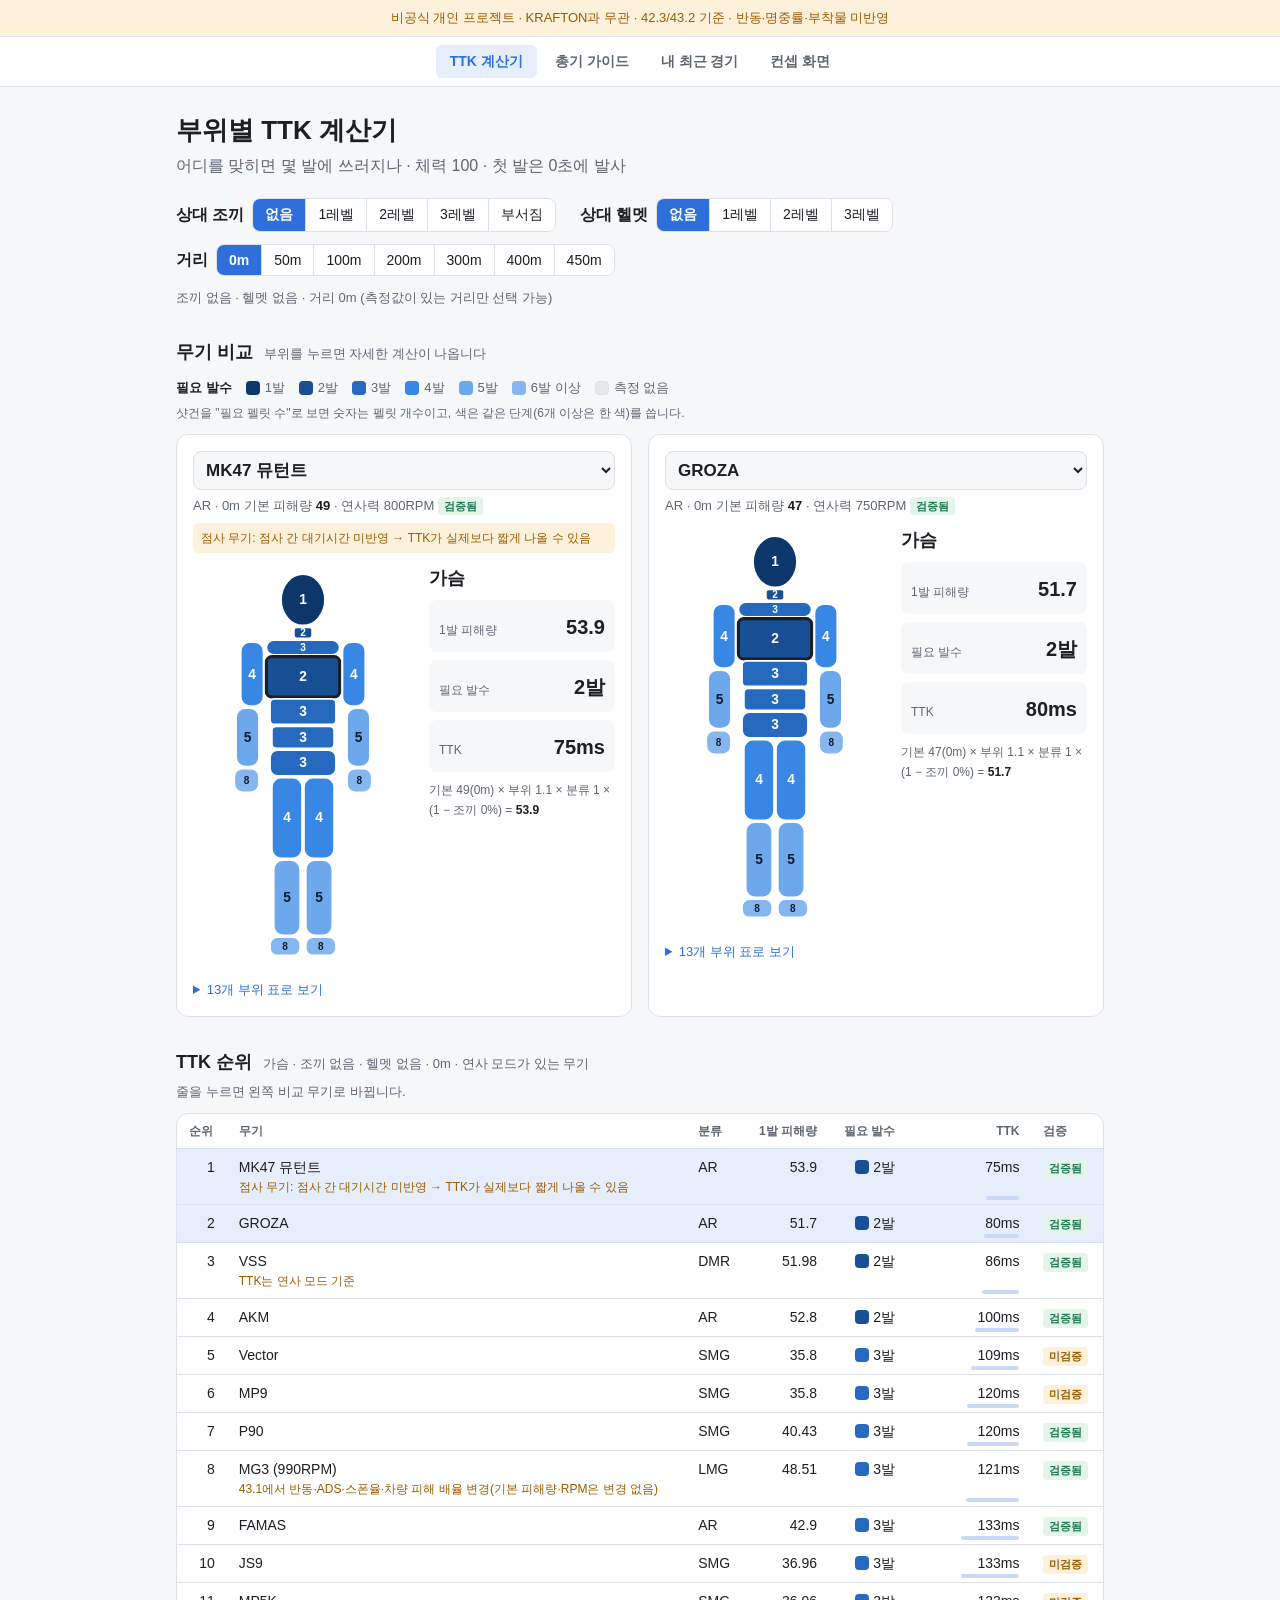
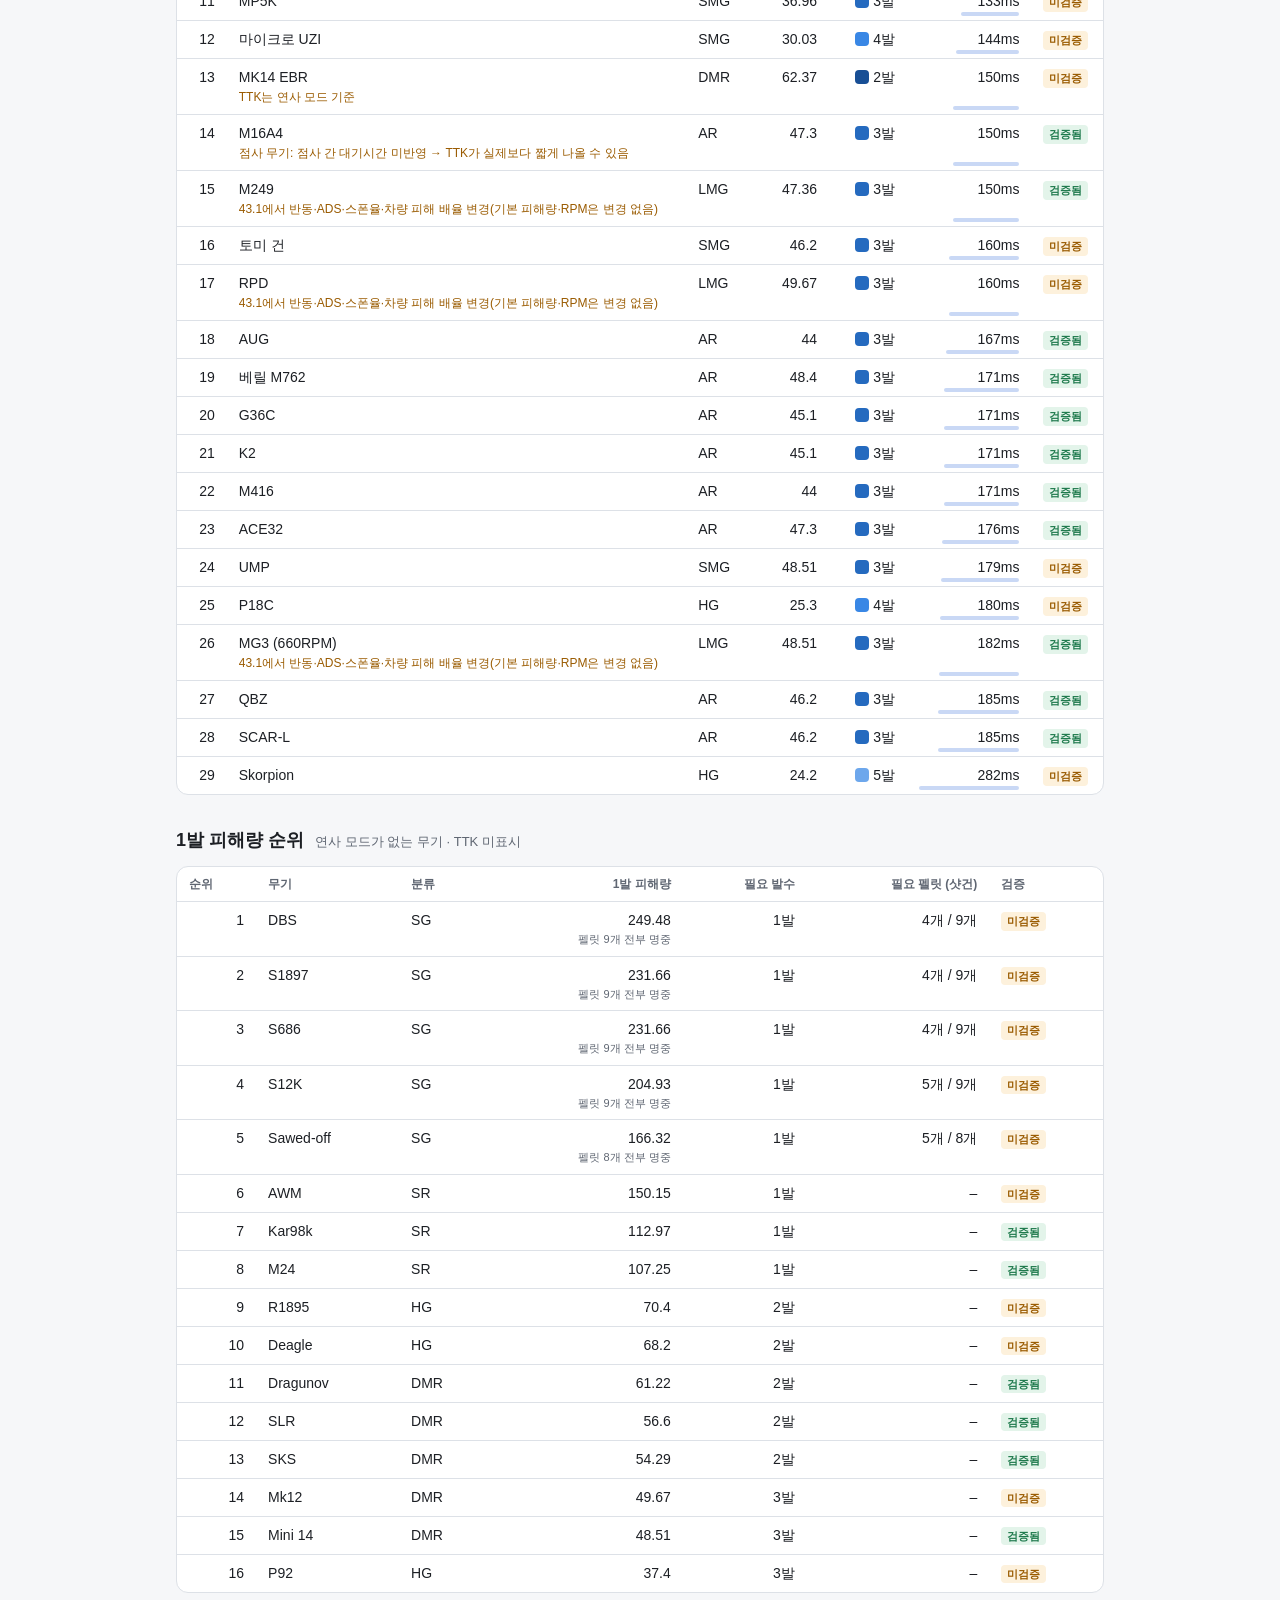
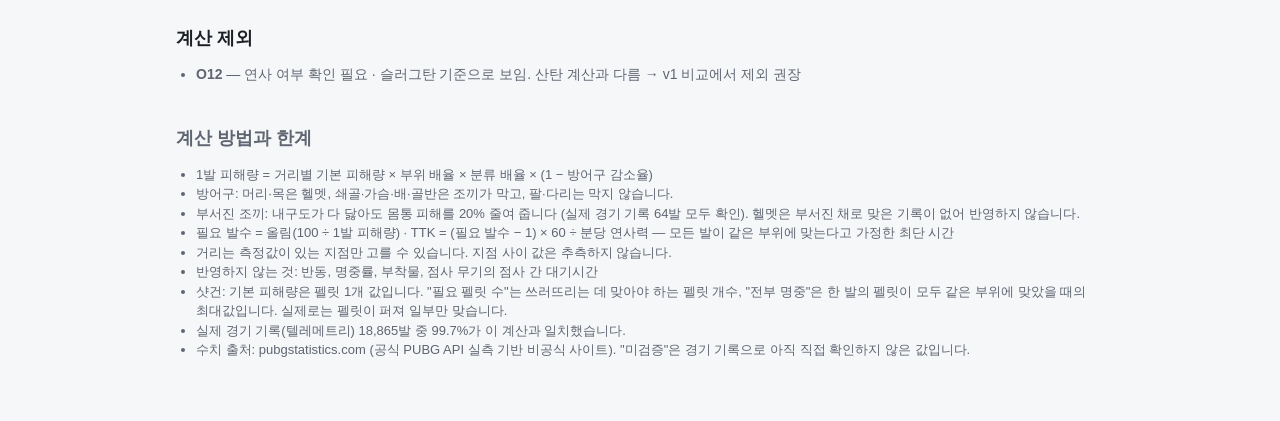
<file: src/index.html>
<!doctype html>
<html lang="ko">
<head>
  <meta charset="utf-8">
  <meta name="viewport" content="width=device-width, initial-scale=1">
  <title>부위별 TTK 계산기 (비공식)</title>
  <link rel="stylesheet" href="style.css">
</head>
<body>
  <!-- 비공식 표시: 모든 화면 최상단에 고정 -->
  <div class="disclaimer" id="disclaimer">
    비공식 개인 프로젝트 · KRAFTON과 무관 · 반동·명중률·부착물 미반영
  </div>

  <nav class="topnav">
    <a href="index.html" aria-current="page">TTK 계산기</a>
    <a href="guide.html">총기 가이드</a>
    <a href="match.html">내 최근 경기</a>
    <a href="concept.html">컨셉 화면</a>
  </nav>

  <main>
    <header class="page-head">
      <h1>부위별 TTK 계산기</h1>
      <p class="sub">어디를 맞히면 몇 발에 쓰러지나 · 체력 100 · 첫 발은 0초에 발사</p>
    </header>

    <!-- 상대 방어구·거리: 아래 실루엣 두 개와 순위표 전체에 적용 -->
    <section class="controls">
      <div class="control">
        <span class="label">상대 조끼</span>
        <div class="segmented" id="vest-select" role="radiogroup" aria-label="상대 조끼 레벨"></div>
      </div>
      <div class="control">
        <span class="label">상대 헬멧</span>
        <div class="segmented" id="helmet-select" role="radiogroup" aria-label="상대 헬멧 레벨"></div>
      </div>
      <div class="control">
        <span class="label">거리</span>
        <div class="segmented" id="distance-select" role="radiogroup" aria-label="거리"></div>
      </div>
      <p class="control-info" id="armor-info"></p>
    </section>

    <!-- 무기 2개 실루엣 비교 -->
    <section>
      <h2>무기 비교 <span class="h2-sub">부위를 누르면 자세한 계산이 나옵니다</span></h2>
      <div class="legend" id="legend" aria-label="색 범례"></div>
      <div class="compare">
        <div class="card body-card" id="card-a"></div>
        <div class="card body-card" id="card-b"></div>
      </div>
    </section>

    <!-- 선택한 부위 기준 TTK 순위 -->
    <section>
      <h2 id="rank-title">TTK 순위</h2>
      <p class="hint">줄을 누르면 왼쪽 비교 무기로 바뀝니다.</p>
      <div class="table-wrap"><table id="ttk-table"></table></div>
    </section>

    <!-- 연사 모드 없는 무기(DMR·SR 등): 1발 피해량 순 -->
    <section id="damage-section" hidden>
      <h2>1발 피해량 순위 <span class="h2-sub">연사 모드가 없는 무기 · TTK 미표시</span></h2>
      <div class="table-wrap"><table id="damage-table"></table></div>
    </section>

    <!-- 연사 여부가 확인되지 않은 무기: 계산에서 제외 -->
    <section id="excluded-section" hidden>
      <h2>계산 제외</h2>
      <ul class="excluded" id="excluded-list"></ul>
    </section>

    <footer class="notes">
      <h2>계산 방법과 한계</h2>
      <ul>
        <li>1발 피해량 = 거리별 기본 피해량 × 부위 배율 × 분류 배율 × (1 − 방어구 감소율)</li>
        <li>방어구: 머리·목은 헬멧, 쇄골·가슴·배·골반은 조끼가 막고, 팔·다리는 막지 않습니다.</li>
        <li>부서진 조끼: 내구도가 다 닳아도 몸통 피해를 20% 줄여 줍니다 (실제 경기 기록 64발 모두 확인). 헬멧은 부서진 채로 맞은 기록이 없어 반영하지 않습니다.</li>
        <li>필요 발수 = 올림(100 ÷ 1발 피해량) · TTK = (필요 발수 − 1) × 60 ÷ 분당 연사력 — 모든 발이 같은 부위에 맞는다고 가정한 최단 시간</li>
        <li>거리는 측정값이 있는 지점만 고를 수 있습니다. 지점 사이 값은 추측하지 않습니다.</li>
        <li>반영하지 않는 것: 반동, 명중률, 부착물, 점사 무기의 점사 간 대기시간</li>
        <li>샷건: 기본 피해량은 펠릿 1개 값입니다. "필요 펠릿 수"는 쓰러뜨리는 데 맞아야 하는 펠릿 개수, "전부 명중"은 한 발의 펠릿이 모두 같은 부위에 맞았을 때의 최대값입니다. 실제로는 펠릿이 퍼져 일부만 맞습니다.</li>
        <li id="verify-note">실제 경기 기록(텔레메트리)과의 비교 결과는 docs/03_검증기록.md 에 있습니다.</li>
        <li>수치 출처: pubgstatistics.com (공식 PUBG API 실측 기반 비공식 사이트). "미검증"은 경기 기록으로 아직 직접 확인하지 않은 값입니다.</li>
      </ul>
    </footer>
  </main>

  <script type="module" src="app.js"></script>
</body>
</html>
</file>
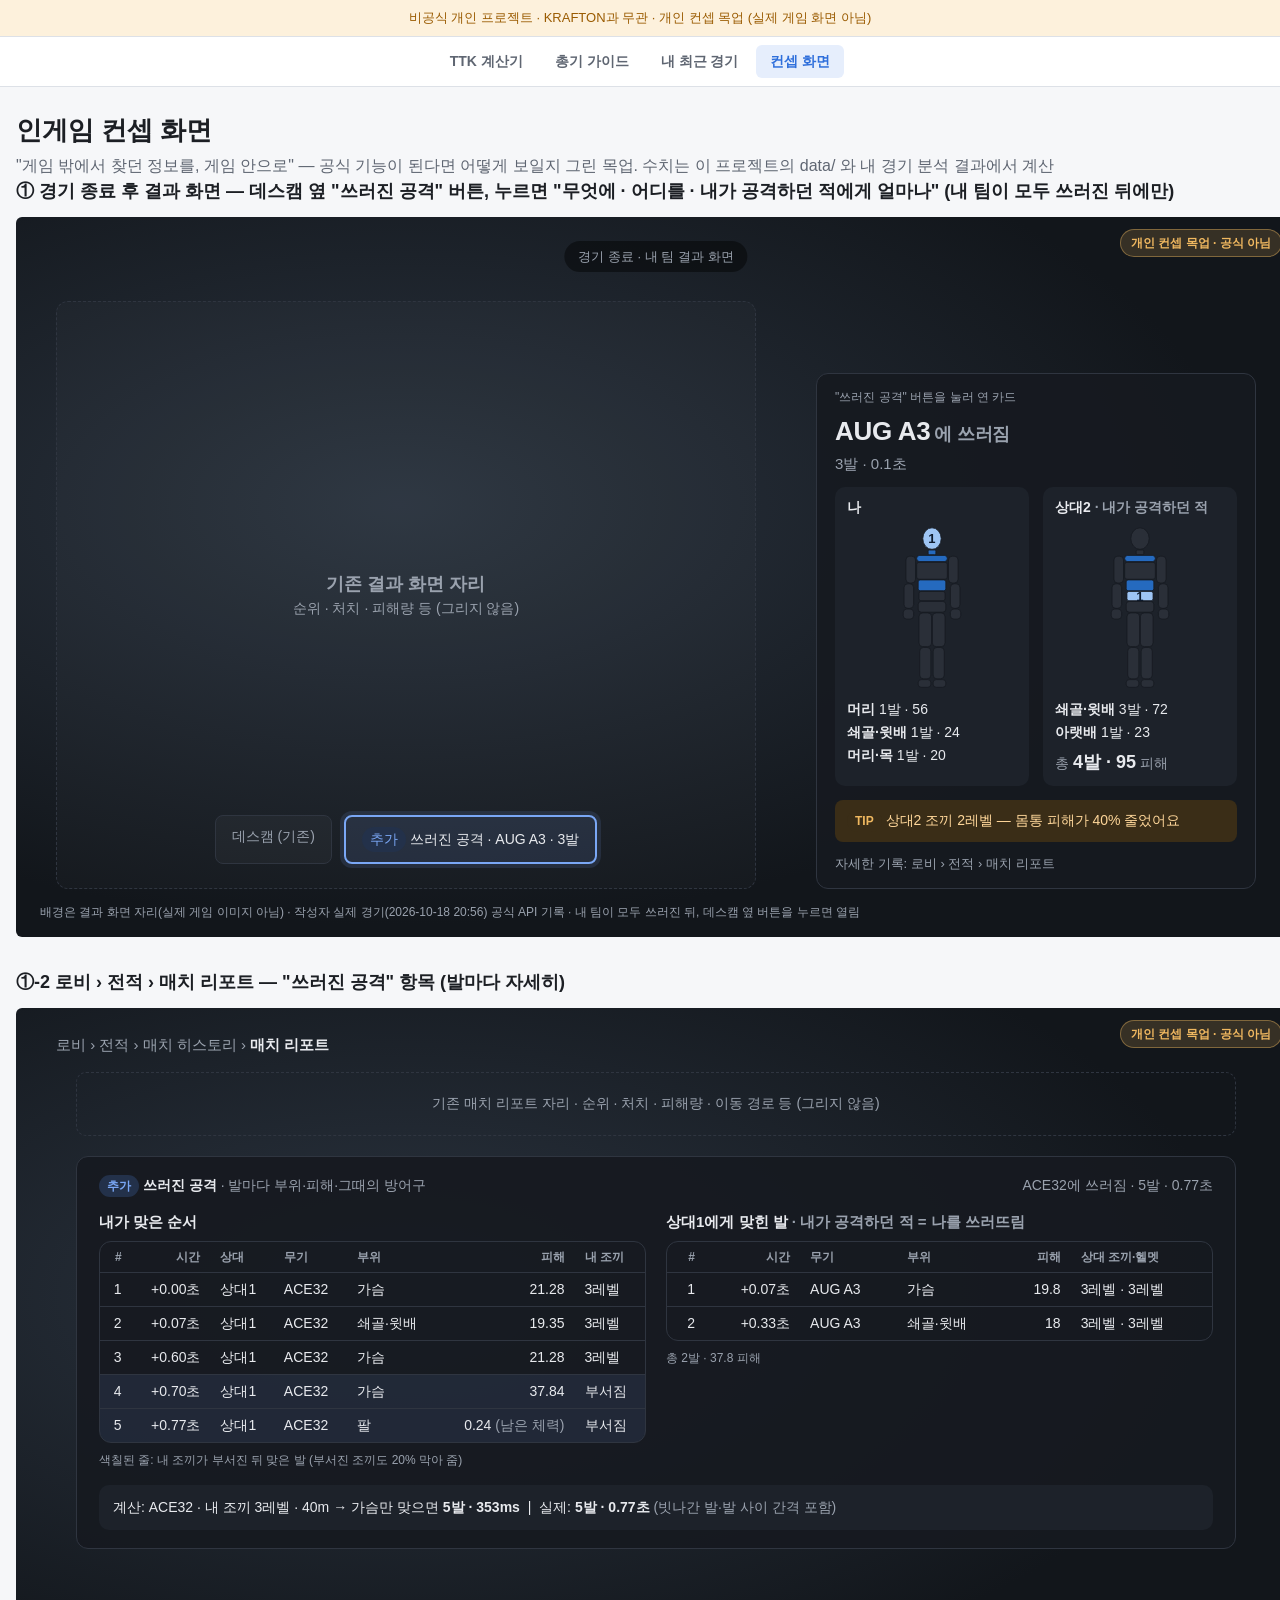
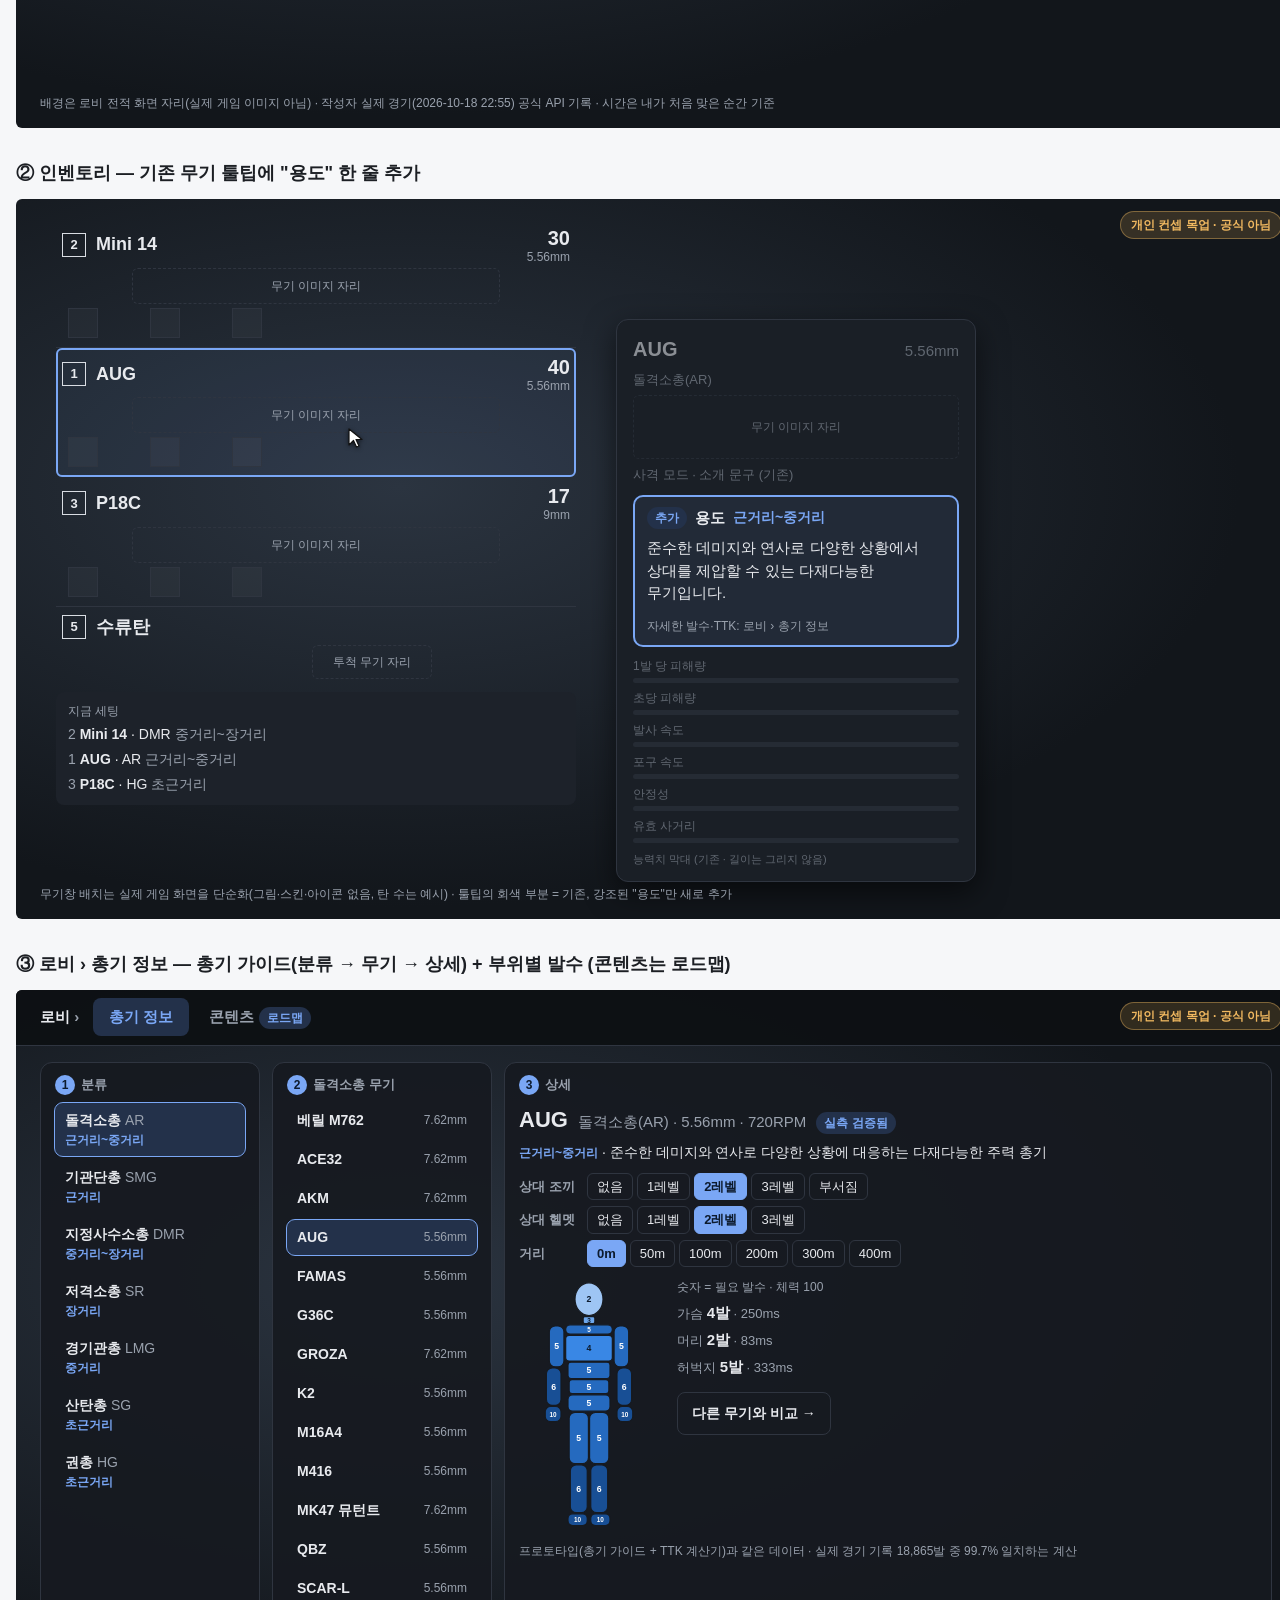
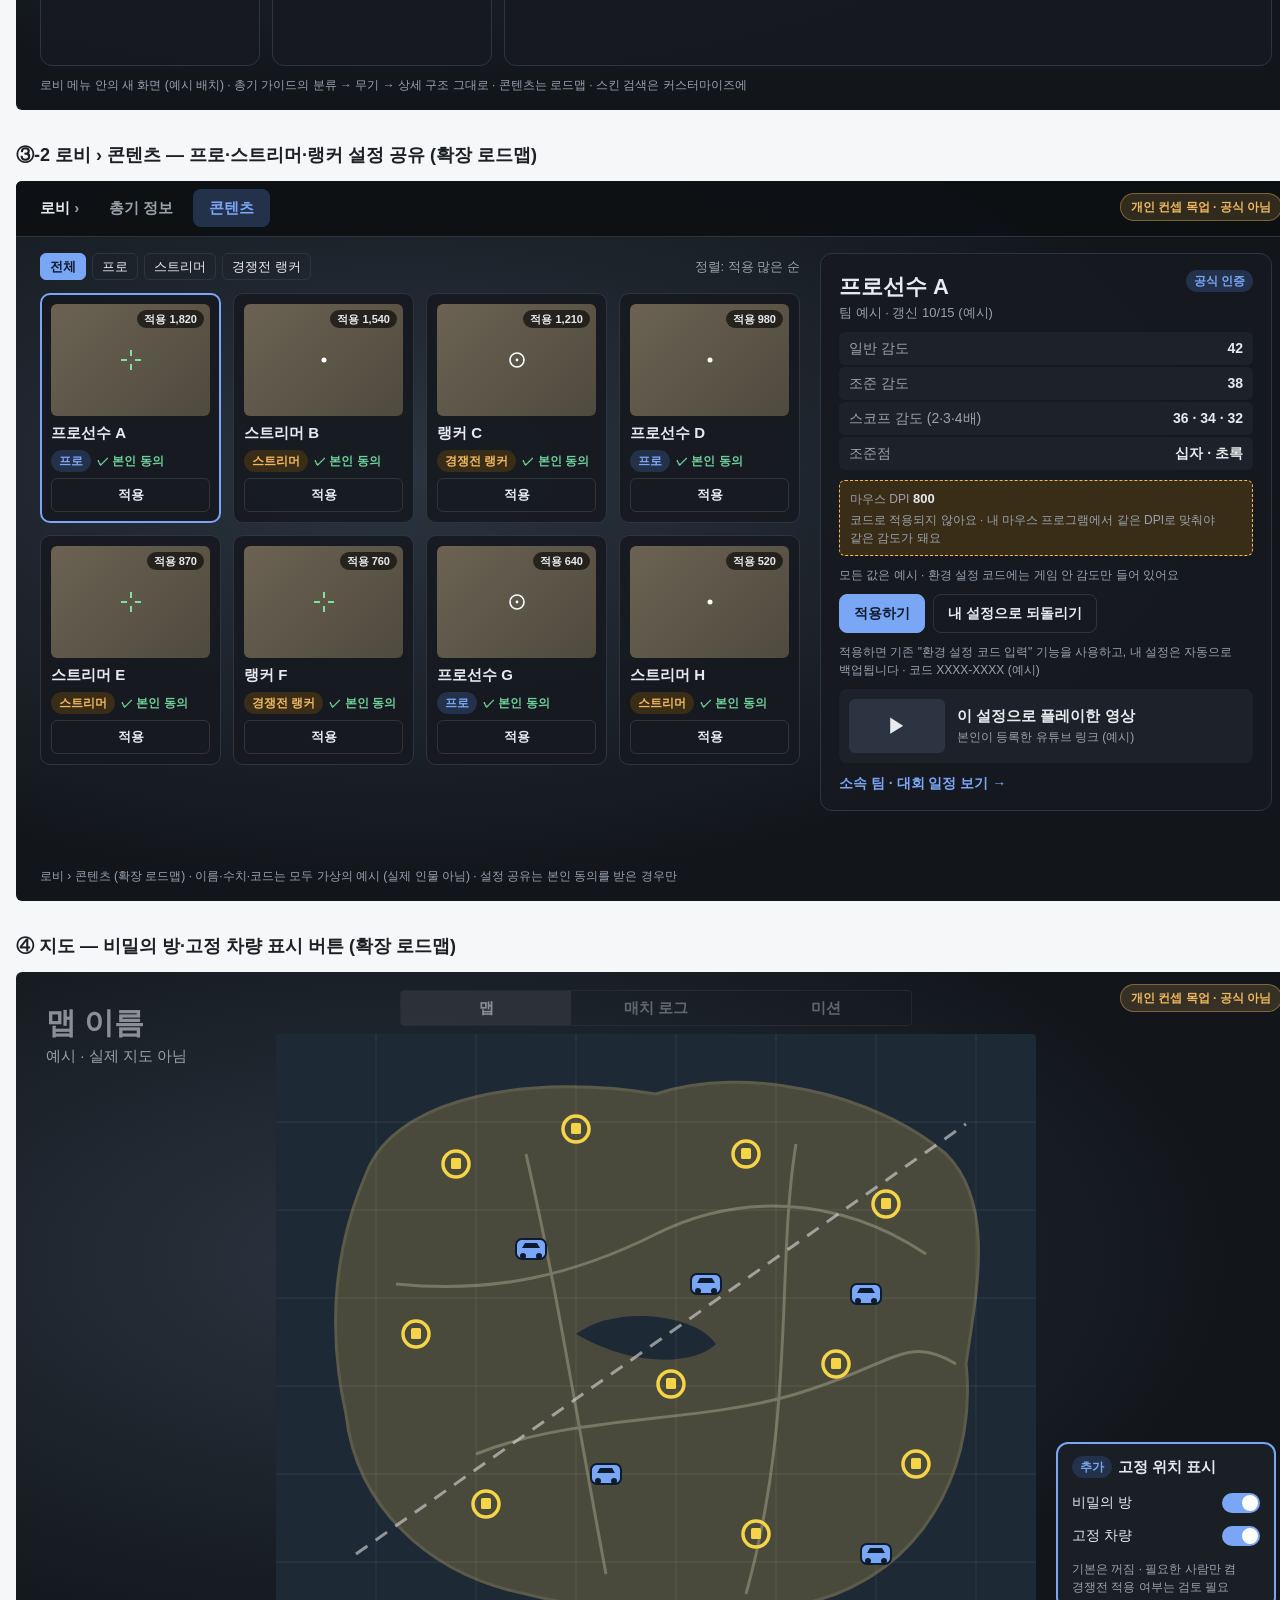
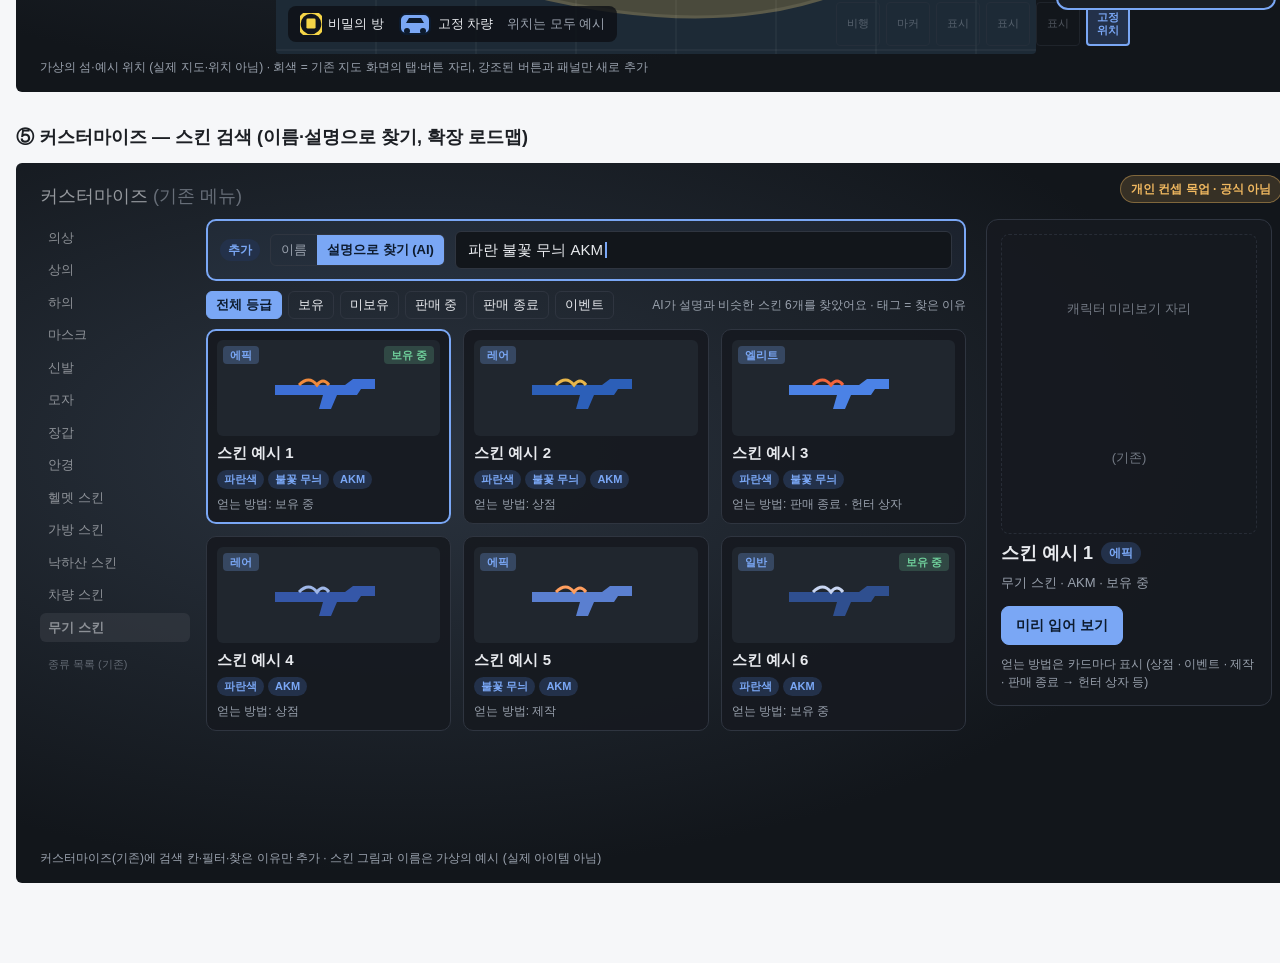
<file: src/concept.html>
<!doctype html>
<html lang="ko">
<head>
  <meta charset="utf-8">
  <meta name="viewport" content="width=device-width, initial-scale=1">
  <title>인게임 컨셉 화면 (비공식 목업)</title>
  <link rel="stylesheet" href="style.css">
  <style>
    /* 컨셉 화면 전용 — 게임 공식 UI·로고·색을 따라 하지 않은 중립적인 어두운 화면 */
    .frame {
      /* 실루엣 색을 어두운 배경 기준으로 고정 (화면 설정과 무관하게 같은 이미지) */
      --s1: #cde2fb; --s2: #9ec5f4; --s3: #6da7ec; --s4: #3987e5; --s5: #256abf; --s6: #184f95;
      --s1-ink: #0d1b2e; --s2-ink: #0d1b2e; --s3-ink: #0d1b2e; --s4-ink: #0d1b2e; --s5-ink: #fff; --s6-ink: #fff;
      --zone-none: #2a2f38; --zone-none-ink: #7d8694;
      --surface: #161a20; --text: #e8eaee; --muted: #9aa2ae; --border: #2f3540; --accent: #7aa7f5; --bg: #1d222a;
      --ok: #6fcf9b; --warn: #f0b860; --warn-soft: #3a2d17; --accent-soft: #23314a;
      position: relative; width: 1280px; height: 720px; overflow: hidden; margin: 0 auto 32px;
      color: var(--text); font-size: 15px; border-radius: 6px;
      /* 게임 장면 자리: 실제 게임 이미지 대신 단순한 그라데이션 */
      background: radial-gradient(1200px 600px at 30% 40%, #2b3440 0%, #12161b 70%);
    }
    .frame .mock-tag {
      position: absolute; top: 12px; right: 14px; z-index: 5; padding: 4px 10px; border-radius: 999px;
      background: rgba(240, 184, 96, .16); color: var(--warn); font-size: 12px; font-weight: 700; border: 1px solid rgba(240,184,96,.4);
    }
    .frame .scene-note { position: absolute; left: 24px; bottom: 16px; font-size: 12px; color: var(--muted); }
    .panel { background: rgba(22, 26, 32, .92); border: 1px solid var(--border); border-radius: 12px; }
    .frame h2, .frame h3 { margin: 0; }
    .frame .silhouette .zone > rect, .frame .silhouette .zone > ellipse { stroke: var(--surface); }
    .frame .table-wrap { background: transparent; border-color: var(--border); }
    .frame th, .frame td { border-color: var(--border); padding: 6px 10px; }
    .chip { display: inline-block; width: 12px; height: 12px; border-radius: 3px; vertical-align: -1px; }
    .tone-s2.chip { background: var(--s2); } .tone-s5.chip { background: var(--s5); }
    .pill { display: inline-block; padding: 2px 8px; border-radius: 999px; font-size: 12px; font-weight: 700; }
    .pill.road { background: var(--accent-soft); color: var(--accent); }
    .pill.warn { background: var(--warn-soft); color: var(--warn); }
    .btn { display: inline-block; padding: 8px 14px; border-radius: 8px; border: 1px solid var(--border); color: var(--text); font-size: 14px; font-weight: 600; }
    .btn.primary { background: var(--accent); color: #0d1b2e; border-color: var(--accent); }

    /* ① 경기 종료 후 결과 화면 — 데스캠 옆 "쓰러진 공격" 버튼, 누르면 작은 카드 (10/21 간소화, 10/22 경기 후, 10/23 버튼으로) */
    .f1-spec { position: absolute; top: 24px; left: 50%; transform: translateX(-50%); padding: 6px 14px; border-radius: 999px; background: rgba(0,0,0,.45); color: var(--muted); font-size: 13px; }
    .f1-card { position: absolute; right: 40px; bottom: 48px; width: 440px; padding: 14px 18px 14px; overflow: hidden; }
    .f1-open { font-size: 12px; margin-bottom: 6px; }
    /* 같은 교전에서 피해를 준 다른 적 (10/23) */
    .f1-others { margin-top: 10px; font-size: 13px; }
    /* 버튼이 생기지 않는 쓰러짐(부위가 남는 공격도, 공격하던 적도 없음) 안내 */
    .f1-none { position: absolute; right: 40px; bottom: 120px; width: 440px; font-size: 14px; line-height: 1.7; }
    /* 결과 화면 아래 버튼 줄: 기존 데스캠 + 새 버튼(글자에 무엇에 몇 발) */
    .f1-btns { position: absolute; left: 24px; right: 24px; bottom: 24px; display: flex; gap: 12px; justify-content: center; }
    .f1-btn { padding: 10px 16px; border-radius: 8px; font-size: 15px; font-weight: 700; border: 1px solid var(--border); color: var(--muted); background: rgba(255,255,255,.03); }
    .f1-btn.new { border: 2px solid var(--accent); color: var(--text); background: rgba(122,167,245,.12); box-shadow: 0 0 0 4px rgba(122,167,245,.12); }
    /* 기존 결과 화면(순위·처치 등)은 그리지 않고 회색 자리로만 */
    .f1-result { position: absolute; left: 40px; right: 540px; top: 84px; bottom: 48px; border: 1px dashed var(--border); border-radius: 12px; display: grid; place-content: center; text-align: center; color: var(--muted); font-size: 18px; font-weight: 700; background: rgba(255,255,255,.02); }
    .f1-result span { font-size: 14px; font-weight: 500; }
    .f1-weapon { font-size: 26px; font-weight: 800; letter-spacing: -.3px; }
    .f1-weapon span { font-size: 18px; font-weight: 600; color: var(--muted); margin-left: 4px; }
    .f1-meta { font-size: 15px; color: var(--muted); margin-top: 2px; }
    .f1-two { display: grid; grid-template-columns: 1fr 1fr; gap: 14px; margin-top: 12px; }
    .f1-two.one { grid-template-columns: 1fr; }
    .f1-side-col { padding: 10px 12px; border-radius: 10px; background: var(--bg); display: grid; justify-items: center; align-content: start; gap: 6px; }
    .f1-cap { font-size: 14px; font-weight: 700; justify-self: start; }
    .f1-side-col .silhouette { width: 92px; }
    .f1-side-col .silhouette .zone-text { font-size: 34px; }
    .f1-parts { list-style: none; margin: 0; padding: 0; display: grid; gap: 2px; font-size: 14px; justify-self: start; }
    .f1-hp { justify-self: start; font-size: 14px; color: var(--muted); }
    .f1-hp strong { color: var(--text); font-size: 18px; }
    .f1-parts strong { font-weight: 800; }
    .f1-tip { margin-top: 14px; padding: 10px 12px; border-radius: 8px; background: var(--warn-soft); color: #ffd79a; font-size: 14px; line-height: 1.5; }
    .f1-foot { margin-top: 12px; font-size: 13px; }
    .key { display: inline-block; padding: 1px 7px; border: 1px solid var(--border); border-bottom-width: 2px; border-radius: 5px; font-size: 12px; font-weight: 700; margin-right: 4px; }

    /* ①-2 로비 › 전적 › 매치 리포트 — "쓰러진 공격" 항목 (10/23 결과 화면에서 이동) */
    .f1c-crumb { position: absolute; left: 40px; top: 26px; font-size: 15px; color: var(--muted); }
    .f1c-crumb strong { color: var(--text); }
    .f1c-old { position: absolute; left: 60px; right: 60px; top: 64px; height: 64px; border: 1px dashed var(--border); border-radius: 10px; display: grid; place-content: center; color: var(--muted); font-size: 14px; }
    .f1c-panel { position: absolute; left: 50%; top: 148px; transform: translateX(-50%); width: 1160px; padding: 18px 22px; }
    .f1c-head { display: flex; justify-content: space-between; align-items: center; font-size: 14px; }
    .f1c-cols { display: grid; grid-template-columns: 1fr 1fr; gap: 20px; margin-top: 14px; }
    .f1c-cols.one { grid-template-columns: 1fr; }
    .f1c-cols h3 { font-size: 15px; margin-bottom: 8px; }
    .f1c-cols table { font-size: 14px; }
    .f1c-note { font-size: 12px; margin: 8px 0 0; }
    .f1c-calc { margin-top: 16px; padding: 12px 14px; border-radius: 10px; background: var(--bg); font-size: 14px; }
    .hl td { background: rgba(240,184,96,.10); }

    /* ② 인벤토리 + 마우스 올림 */
    .f2-inv { position: absolute; left: 40px; top: 56px; width: 560px; padding: 18px; display: grid; gap: 12px; }
    .slot { border: 1px solid var(--border); border-radius: 8px; padding: 12px 14px; background: var(--bg); }
    .slot .k { font-size: 12px; color: var(--muted); }
    .slot .v { font-size: 17px; font-weight: 700; margin-top: 2px; }
    .slot.hover { border: 2px solid var(--accent); box-shadow: 0 0 0 4px rgba(122,167,245,.15); padding: 11px 13px; }
    .slots { display: grid; grid-template-columns: 1fr 1fr; gap: 10px; }
    .bag { display: grid; grid-template-columns: repeat(4, 1fr); gap: 8px; align-content: start; }
    .bag .slot { padding: 8px; text-align: center; font-size: 13px; color: var(--muted); }
    .cursor { position: absolute; width: 22px; height: 22px; filter: drop-shadow(0 1px 2px rgba(0,0,0,.6)); }
    .f2-tip { position: absolute; left: 600px; top: 120px; width: 360px; padding: 14px 16px; box-shadow: 0 10px 30px rgba(0,0,0,.55); background: #1a1f26; display: grid; gap: 10px; }
    .f2-old { display: grid; gap: 6px; opacity: .55; }
    .f2-ph { display: grid; place-items: center; border: 1px dashed var(--border); border-radius: 6px; color: var(--muted); font-size: 12px; }
    .f2-bar { display: grid; grid-template-columns: 1fr; gap: 3px; font-size: 12px; color: var(--muted); }
    .f2-bar i { display: block; height: 5px; border-radius: 3px; background: var(--border); }
    .f2-new { padding: 10px 12px; border: 2px solid var(--accent); border-radius: 10px; background: rgba(122,167,245,.08); }
    .f2-new-head { display: flex; align-items: center; gap: 8px; }
    .f2-range { font-size: 14px; font-weight: 700; color: var(--accent); }
    .f2-role { margin: 8px 0 0; font-size: 15px; line-height: 1.5; }
    .f2-tipline { margin: 6px 0 0; font-size: 14px; color: var(--muted); line-height: 1.5; }
    .f2-more { margin: 12px 0 0; font-size: 12px; }
    .f2-setup { margin-top: 4px; padding: 10px 12px; border-radius: 8px; background: var(--bg); font-size: 14px; display: grid; gap: 4px; }
    .f2-setup .k { font-size: 12px; color: var(--muted); }
    .f2-tip .head { display: flex; justify-content: space-between; align-items: baseline; }
    .f2-tip .body { display: grid; grid-template-columns: 150px 1fr; gap: 18px; margin-top: 12px; }
    .f2-tip .silhouette { width: 150px; }
    .f2-tip table td.num, .f2-tip table th.num { text-align: right; }
    .hl td { background: rgba(122,167,245,.10); }

    /* ③ 로비 › 총기 정보 = 총기 가이드 3단계 */
    .f3-guide { position: absolute; left: 24px; right: 24px; top: 72px; bottom: 44px; display: grid; grid-template-columns: 220px 220px 1fr; gap: 12px; }
    .f3-col, .f3-detail { padding: 12px 14px; overflow: hidden; }
    .f3-step { font-size: 13px; font-weight: 700; color: var(--muted); margin-bottom: 8px; display: flex; align-items: center; gap: 6px; }
    .stepno { display: inline-grid; place-items: center; width: 20px; height: 20px; border-radius: 50%; background: var(--accent); color: #0d1b2e; font-size: 12px; }
    .f3-cls, .f3-wpn { padding: 7px 10px; border-radius: 8px; margin-bottom: 4px; font-size: 14px; }
    .f3-cls.on, .f3-wpn.on { background: var(--accent-soft); outline: 1px solid var(--accent); }
    .f3-range { font-size: 12px; color: var(--accent); font-weight: 600; }
    .f3-wpn { display: flex; justify-content: space-between; align-items: center; }
    .f3-wpn .muted { font-size: 12px; }
    .f3-dhead { display: flex; align-items: baseline; gap: 10px; flex-wrap: wrap; }
    .f3-dhead h3 { font-size: 22px; }
    .f3-role { margin: 6px 0 0; font-size: 14px; }
    .f3-sel { margin-top: 10px; display: grid; gap: 6px; }
    .f3-armor { font-size: 13px; color: var(--muted); display: flex; gap: 4px; align-items: center; flex-wrap: wrap; }
    .f3-lbl { width: 64px; font-weight: 600; }
    .seg { padding: 3px 9px; border: 1px solid var(--border); border-radius: 6px; color: var(--text); }
    .seg.on { background: var(--accent); color: #0d1b2e; border-color: var(--accent); font-weight: 700; }
    .f3-body { display: grid; grid-template-columns: 140px 1fr; gap: 18px; margin-top: 10px; align-items: start; }
    .f3-body .silhouette { width: 140px; }

    /* ③-2 콘텐츠 › 설정 공유 */
    .f5-filter { position: absolute; left: 24px; top: 72px; width: 760px; display: flex; gap: 6px; align-items: center; font-size: 13px; }
    .f5-grid { position: absolute; left: 24px; top: 112px; width: 760px; display: grid; grid-template-columns: repeat(4, 1fr); gap: 12px; }
    .f5-card { padding: 10px; border: 1px solid var(--border); border-radius: 10px; background: rgba(22,26,32,.92); display: grid; gap: 6px; }
    .f5-card.on { border: 2px solid var(--accent); padding: 9px; }
    .f5-prev { position: relative; height: 112px; display: grid; place-items: center; border-radius: 6px; background: linear-gradient(135deg, #6b6252, #4f4a3f); }
    .f5-n { position: absolute; top: 6px; right: 6px; padding: 1px 7px; border-radius: 999px; background: rgba(0,0,0,.6); font-size: 11px; font-weight: 700; }
    .f5-name { font-weight: 800; font-size: 15px; }
    .f5-meta { display: flex; gap: 6px; align-items: center; font-size: 12px; }
    .f5-ok { color: var(--ok); font-weight: 600; }
    .f5-apply { text-align: center; padding: 6px; border: 1px solid var(--border); border-radius: 6px; font-size: 13px; font-weight: 600; }
    .f5-detail { position: absolute; left: 804px; top: 72px; width: 452px; padding: 16px 18px; display: grid; gap: 10px; }
    .f5-dhead { display: flex; justify-content: space-between; align-items: flex-start; }
    .f5-dname { font-size: 22px; font-weight: 800; }
    .f5-rows { display: grid; gap: 2px; }
    .f5-row { display: flex; justify-content: space-between; padding: 6px 10px; border-radius: 6px; background: var(--bg); font-size: 14px; }
    .f5-note { margin: 0; font-size: 12px; line-height: 1.5; }
    .f5-dpi { padding: 8px 10px; border-radius: 6px; border: 1px dashed var(--warn); background: var(--warn-soft); font-size: 13px; display: grid; gap: 2px; }
    .f5-dpi .muted { font-size: 12px; }
    .f5-actions { display: flex; gap: 8px; }
    .f5-video { display: flex; gap: 12px; align-items: center; padding: 10px; border-radius: 8px; background: var(--bg); }
    .f5-thumb { width: 96px; height: 54px; display: grid; place-items: center; border-radius: 6px; background: #2b3440; font-size: 20px; }
    .f5-esports { font-size: 14px; font-weight: 600; color: var(--accent); }

    /* ⑤ 커스터마이즈 › 스킨 검색 */
    .f6-head { position: absolute; left: 24px; top: 20px; font-size: 18px; opacity: .6; }
    .f6-cats { position: absolute; left: 24px; top: 60px; width: 150px; display: grid; gap: 3px; font-size: 13px; opacity: .55; }
    .f6-cats div { padding: 5px 8px; border-radius: 6px; }
    .f6-cats div.on { background: #3a3f47; color: var(--text); font-weight: 700; }
    .f6-main { position: absolute; left: 190px; top: 56px; width: 760px; }
    .f6-search { display: flex; gap: 10px; align-items: center; padding: 10px 12px; border: 2px solid var(--accent); border-radius: 10px; background: rgba(122,167,245,.06); }
    .f6-mode { display: flex; border: 1px solid var(--border); border-radius: 6px; overflow: hidden; font-size: 13px; }
    .f6-mode span { padding: 5px 10px; color: var(--muted); }
    .f6-mode span.on { background: var(--accent); color: #0d1b2e; font-weight: 700; }
    .f6-box { flex: 1; padding: 7px 12px; border: 1px solid var(--border); border-radius: 6px; background: #12161b; font-size: 15px; }
    .f6-caret { display: inline-block; width: 2px; height: 16px; background: var(--accent); vertical-align: -3px; margin-left: 2px; }
    .f6-filters { display: flex; gap: 6px; align-items: center; margin: 10px 0; font-size: 13px; }
    .f6-grid { display: grid; grid-template-columns: repeat(3, 1fr); gap: 12px; }
    .f6-card { padding: 10px; border: 1px solid var(--border); border-radius: 10px; background: rgba(22,26,32,.92); display: grid; gap: 6px; }
    .f6-card.on { border: 2px solid var(--accent); padding: 9px; }
    .f6-img { position: relative; height: 96px; display: grid; place-items: center; border-radius: 6px; background: #20262e; }
    .f6-tier { position: absolute; top: 6px; left: 6px; padding: 1px 7px; border-radius: 4px; background: rgba(122,167,245,.25); color: var(--accent); font-size: 11px; font-weight: 700; }
    .f6-own { position: absolute; top: 6px; right: 6px; padding: 1px 7px; border-radius: 4px; background: rgba(111,207,155,.2); color: var(--ok); font-size: 11px; font-weight: 700; }
    .f6-name { font-weight: 800; font-size: 15px; }
    .f6-why { display: flex; gap: 4px; flex-wrap: wrap; }
    .f6-why span { padding: 1px 7px; border-radius: 999px; background: var(--accent-soft); color: var(--accent); font-size: 11px; font-weight: 700; }
    .f6-side { position: absolute; left: 970px; top: 56px; width: 286px; padding: 14px; display: grid; gap: 6px; }
    .f6-preview { height: 300px; display: grid; place-items: center; text-align: center; border: 1px dashed var(--border); border-radius: 8px; color: var(--muted); font-size: 13px; opacity: .7; }
    .f6-sname { font-size: 18px; font-weight: 800; display: flex; gap: 8px; align-items: center; }

    /* ④ 지도 화면 + 고정 위치 표시 버튼 */
    .f4-mapname { position: absolute; left: 30px; top: 28px; }
    .f4-mapname .big { font-size: 30px; font-weight: 800; opacity: .55; }
    .f4-tabs { position: absolute; left: 50%; top: 18px; transform: translateX(-50%); display: flex; border: 1px solid var(--border); border-radius: 4px; overflow: hidden; opacity: .55; }
    .f4-tabs span { width: 170px; text-align: center; padding: 6px 0; font-weight: 700; color: var(--muted); }
    .f4-tabs span.on { background: #3a3f47; color: var(--text); }
    .f4-map { position: absolute; left: 260px; top: 62px; width: 760px; }
    .f4-map > svg { display: block; width: 760px; height: 620px; border-radius: 4px; }
    .f4-legend { position: absolute; left: 12px; bottom: 12px; display: flex; gap: 14px; align-items: center; padding: 6px 12px; border-radius: 8px; background: rgba(13,16,20,.8); font-size: 13px; }
    .f4-legend span { display: inline-flex; align-items: center; gap: 6px; }
    .f4-btns { position: absolute; left: 820px; top: 630px; display: flex; gap: 6px; }
    .f4-btn { width: 44px; height: 44px; display: grid; place-items: center; border: 1px solid var(--border); border-radius: 4px; font-size: 11px; text-align: center; line-height: 1.1; }
    .f4-btn.old { opacity: .45; color: var(--muted); }
    .f4-btn.new { border: 2px solid var(--accent); background: var(--accent-soft); color: var(--accent); font-weight: 800; }
    .f4-pop { position: absolute; left: 1040px; top: 470px; width: 220px; padding: 12px 14px; background: #1a1f26; border: 2px solid var(--accent); }
    .f4-pop-head { display: flex; gap: 6px; align-items: center; margin-bottom: 8px; }
    .f4-tog { display: flex; justify-content: space-between; align-items: center; padding: 6px 0; font-size: 14px; }
    .sw { width: 38px; height: 20px; border-radius: 999px; background: var(--border); position: relative; }
    .sw i { position: absolute; top: 2px; left: 2px; width: 16px; height: 16px; border-radius: 50%; background: #fff; }
    .sw.on { background: var(--accent); } .sw.on i { left: 20px; }
    .f4-pop p { margin: 8px 0 0; font-size: 12px; line-height: 1.5; }

    /* ② 무기창 (실제 게임 배치를 단순화) */
    .f2-weapons { position: absolute; left: 40px; top: 20px; width: 520px; display: grid; gap: 0; }
    .wslot { position: relative; padding: 7px 6px 9px; border-bottom: 1px solid var(--border); }
    .wslot.hover { outline: 2px solid var(--accent); outline-offset: -2px; border-radius: 6px; background: rgba(122,167,245,.06); }
    .wslot-top { display: flex; align-items: center; gap: 10px; }
    .wno { display: inline-grid; place-items: center; width: 24px; height: 24px; border: 1px solid #d9dde3; font-size: 13px; font-weight: 700; }
    .wname { font-size: 18px; }
    .wammo { margin-left: auto; text-align: right; font-size: 12px; line-height: 1.2; }
    .wammo b { font-size: 20px; }
    .wimg { margin: 4px 70px 4px; height: 36px; display: grid; place-items: center; border: 1px dashed var(--border); border-radius: 6px; color: var(--muted); font-size: 12px; }
    .wimg.small { margin: 4px 0 0 250px; height: 34px; width: 120px; }
    .watt { display: flex; gap: 52px; padding-left: 6px; }
    .watt i { display: block; width: 30px; height: 30px; border: 1px solid var(--border); background: rgba(255,255,255,.03); }
    .wthrow { border-bottom: 0; }

    /* ③ 5개 탭 구조 */
    .f3-bar { position: absolute; left: 0; right: 0; top: 0; height: 56px; display: flex; align-items: center; gap: 4px; padding: 0 24px; background: rgba(13,16,20,.95); border-bottom: 1px solid var(--border); }
    .f3-bar .tab { padding: 8px 16px; border-radius: 8px; color: var(--muted); font-weight: 600; }
    .f3-bar .tab.on { background: var(--accent-soft); color: var(--accent); }
    .f3-bar .crumb { margin-right: 10px; font-weight: 700; color: var(--text); }
    .f3-main { position: absolute; left: 24px; top: 76px; width: 760px; padding: 18px 20px; }
    .f3-cards { position: absolute; left: 804px; top: 76px; width: 452px; display: grid; gap: 10px; }
    .f3-cards .panel { padding: 12px 14px; }
    .f3-cards .t { display: flex; justify-content: space-between; align-items: center; font-weight: 700; }
    .f3-cards p { margin: 6px 0 0; font-size: 13px; color: var(--muted); line-height: 1.5; }
    .f3-pair { display: grid; grid-template-columns: 1fr 1fr; gap: 16px; margin-top: 12px; }
    .f3-pair .col { display: grid; grid-template-columns: 140px 1fr; gap: 12px; align-items: start; padding: 12px; border-radius: 10px; background: var(--bg); }
    .f3-pair .silhouette { width: 140px; }
    .kv { font-size: 13px; color: var(--muted); line-height: 1.8; }
    .kv strong { color: var(--text); font-size: 15px; }

    /* 한 장만 보기 (?frame=1) — 이미지 저장용 */
    body.single { background: #000; }
    body.single > :not(main) { display: none; }
    body.single main { max-width: none; padding: 0; }
    body.single .frame { margin: 0; border-radius: 0; }
    body.single .frame-head, body.single .page-head { display: none; }
  </style>
</head>
<body>
  <!-- 비공식 표시: 모든 화면 최상단에 고정 -->
  <div class="disclaimer">비공식 개인 프로젝트 · KRAFTON과 무관 · 개인 컨셉 목업 (실제 게임 화면 아님)</div>
  <nav class="topnav">
    <a href="index.html">TTK 계산기</a>
    <a href="guide.html">총기 가이드</a>
    <a href="match.html">내 최근 경기</a>
    <a href="concept.html" aria-current="page">컨셉 화면</a>
  </nav>

  <main style="max-width: 1320px">
    <header class="page-head">
      <h1>인게임 컨셉 화면</h1>
      <p class="sub">"게임 밖에서 찾던 정보를, 게임 안으로" — 공식 기능이 된다면 어떻게 보일지 그린 목업. 수치는 이 프로젝트의 data/ 와 내 경기 분석 결과에서 계산</p>
    </header>

    <!-- 10/22 작성자 결정: ① 카드 예시는 "내가 공격하던 적 ≠ 나를 쓰러뜨린 적" 한 장(1b)만 남김 -->
    <h2 class="frame-head">① 경기 종료 후 결과 화면 — 데스캠 옆 "쓰러진 공격" 버튼, 누르면 "무엇에 · 어디를 · 내가 공격하던 적에게 얼마나" (내 팀이 모두 쓰러진 뒤에만)</h2>
    <section class="frame" id="f1b"></section>

    <h2 class="frame-head">①-2 로비 › 전적 › 매치 리포트 — "쓰러진 공격" 항목 (발마다 자세히)</h2>
    <section class="frame" id="f1c"></section>

    <h2 class="frame-head">② 인벤토리 — 기존 무기 툴팁에 "용도" 한 줄 추가</h2>
    <section class="frame" id="f2"></section>

    <h2 class="frame-head">③ 로비 › 총기 정보 — 총기 가이드(분류 → 무기 → 상세) + 부위별 발수 (콘텐츠는 로드맵)</h2>
    <section class="frame" id="f3"></section>

    <h2 class="frame-head">③-2 로비 › 콘텐츠 — 프로·스트리머·랭커 설정 공유 (확장 로드맵)</h2>
    <section class="frame" id="f3b"></section>

    <h2 class="frame-head">④ 지도 — 비밀의 방·고정 차량 표시 버튼 (확장 로드맵)</h2>
    <section class="frame" id="f4"></section>

    <h2 class="frame-head">⑤ 커스터마이즈 — 스킨 검색 (이름·설명으로 찾기, 확장 로드맵)</h2>
    <section class="frame" id="f5"></section>
  </main>

  <script type="module" src="concept.js"></script>
</body>
</html>
</file>
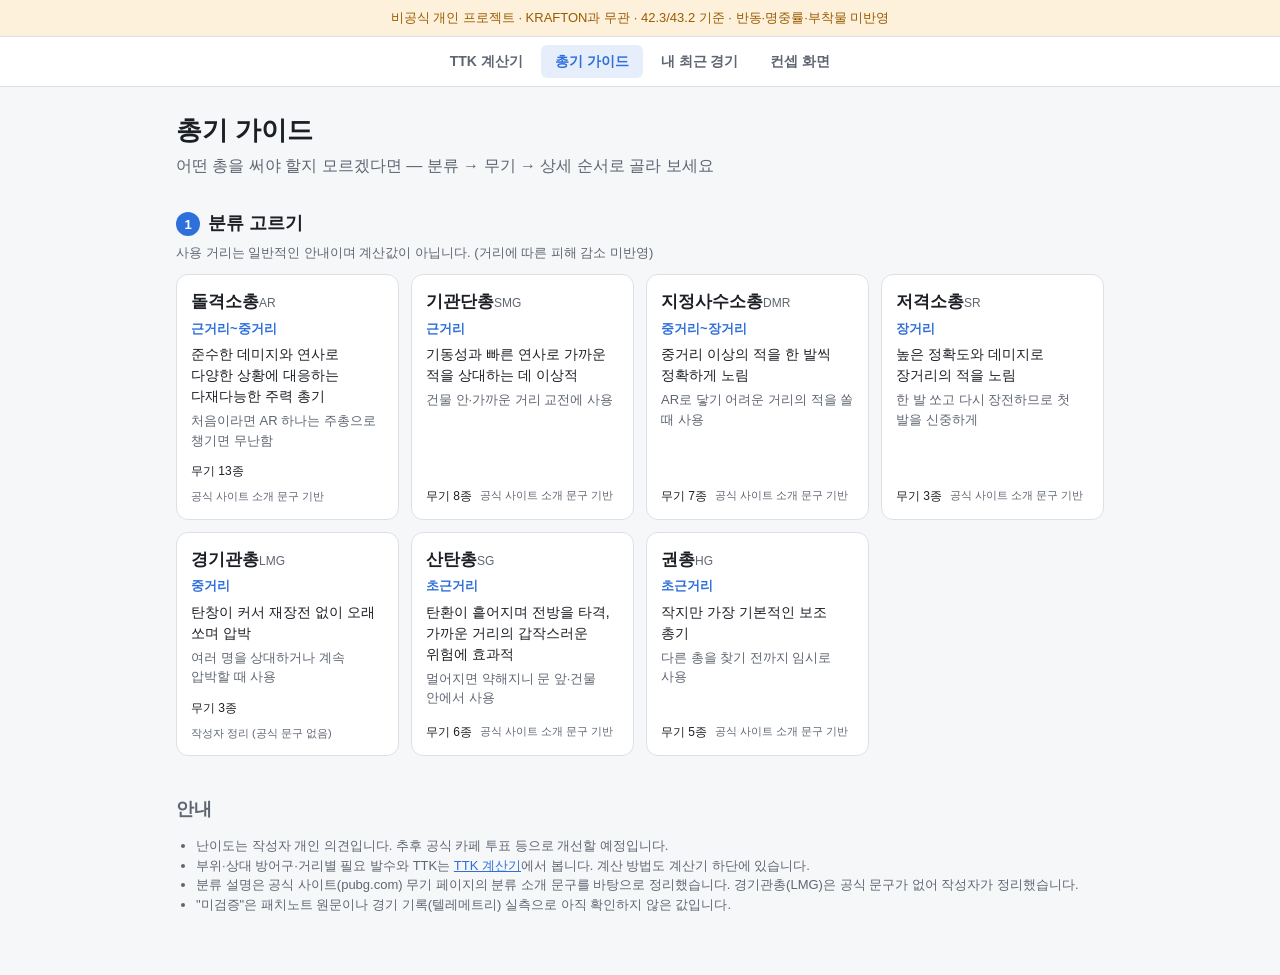
<file: src/guide.html>
<!doctype html>
<html lang="ko">
<head>
  <meta charset="utf-8">
  <meta name="viewport" content="width=device-width, initial-scale=1">
  <title>총기 가이드 (비공식)</title>
  <link rel="stylesheet" href="style.css">
</head>
<body>
  <!-- 비공식 표시: 모든 화면 최상단에 고정 -->
  <div class="disclaimer" id="disclaimer">
    비공식 개인 프로젝트 · KRAFTON과 무관 · 반동·명중률·부착물 미반영
  </div>

  <nav class="topnav">
    <a href="index.html">TTK 계산기</a>
    <a href="guide.html" aria-current="page">총기 가이드</a>
    <a href="match.html">내 최근 경기</a>
    <a href="concept.html">컨셉 화면</a>
  </nav>

  <main>
    <header class="page-head">
      <h1>총기 가이드</h1>
      <p class="sub">어떤 총을 써야 할지 모르겠다면 — 분류 → 무기 → 상세 순서로 골라 보세요</p>
    </header>

    <!-- 1단계: 분류 고르기 -->
    <section>
      <h2><span class="step">1</span>분류 고르기</h2>
      <p class="hint">사용 거리는 일반적인 안내이며 계산값이 아닙니다. (거리에 따른 피해 감소 미반영)</p>
      <div class="class-grid" id="class-grid"></div>
    </section>

    <!-- 2단계: 무기 고르기 -->
    <section id="weapon-section" hidden>
      <h2><span class="step">2</span><span id="weapon-heading">무기 고르기</span></h2>
      <p class="hint">기본 피해량·연사력은 데이터 값 · 부위·방어구·거리별 발수는 각 무기의 "계산기에서 보기" · 난이도는 작성자 의견</p>
      <!-- 정렬 방식 선택 -->
      <div class="sort-bar">
        <span class="label">정렬</span>
        <div class="segmented" id="sort-select" role="radiogroup" aria-label="정렬 방식">
          <button type="button" role="radio" data-sort="difficulty">난이도순</button>
          <button type="button" role="radio" data-sort="ammo">탄 종류별</button>
        </div>
      </div>
      <div id="weapon-list"></div>
    </section>

    <!-- 3단계: 무기 상세 -->
    <section id="detail-section" hidden>
      <h2><span class="step">3</span>무기 상세</h2>
      <div class="card detail" id="detail"></div>
    </section>

    <footer class="notes">
      <h2>안내</h2>
      <ul>
        <li>난이도는 작성자 개인 의견입니다. 추후 공식 카페 투표 등으로 개선할 예정입니다.</li>
        <li>부위·상대 방어구·거리별 필요 발수와 TTK는 <a href="index.html">TTK 계산기</a>에서 봅니다. 계산 방법도 계산기 하단에 있습니다.</li>
        <li>분류 설명은 공식 사이트(pubg.com) 무기 페이지의 분류 소개 문구를 바탕으로 정리했습니다. 경기관총(LMG)은 공식 문구가 없어 작성자가 정리했습니다.</li>
        <li>"미검증"은 패치노트 원문이나 경기 기록(텔레메트리) 실측으로 아직 확인하지 않은 값입니다.</li>
      </ul>
    </footer>
  </main>

  <script type="module" src="guide.js"></script>
</body>
</html>
</file>
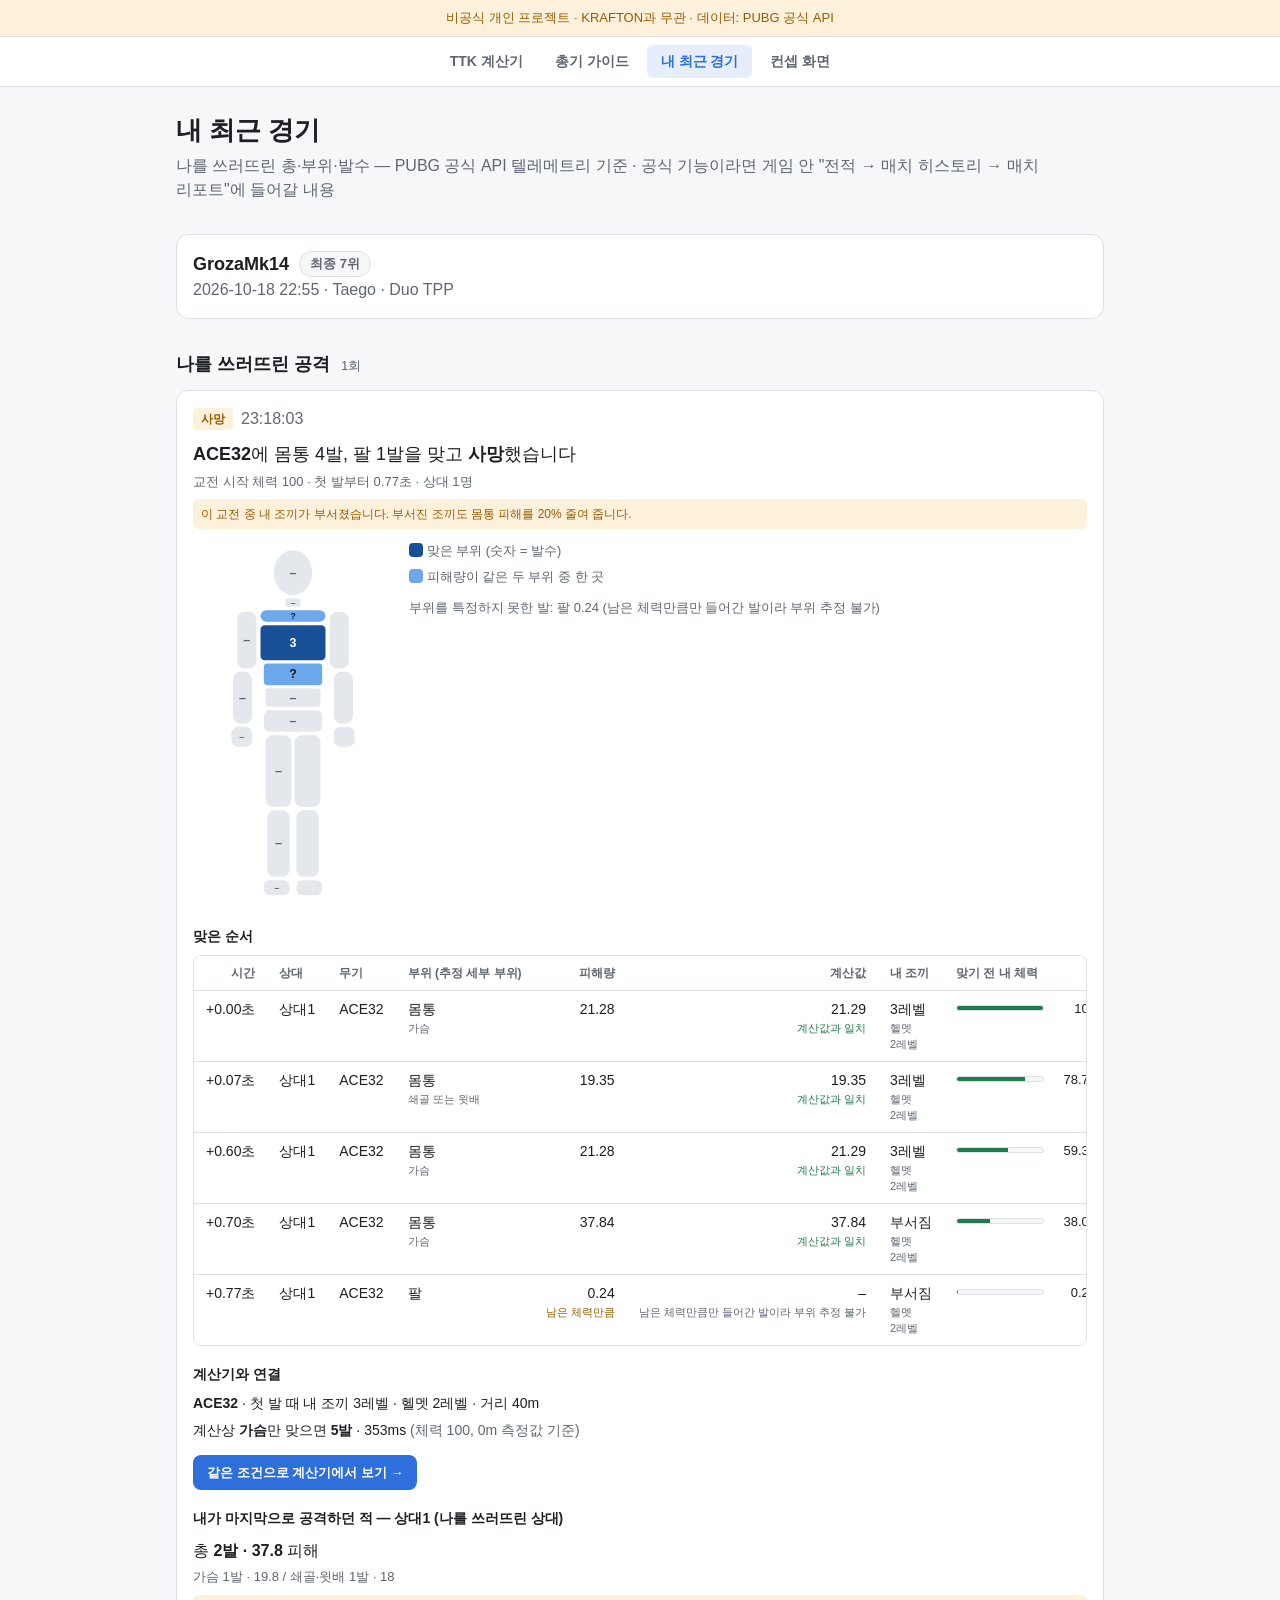
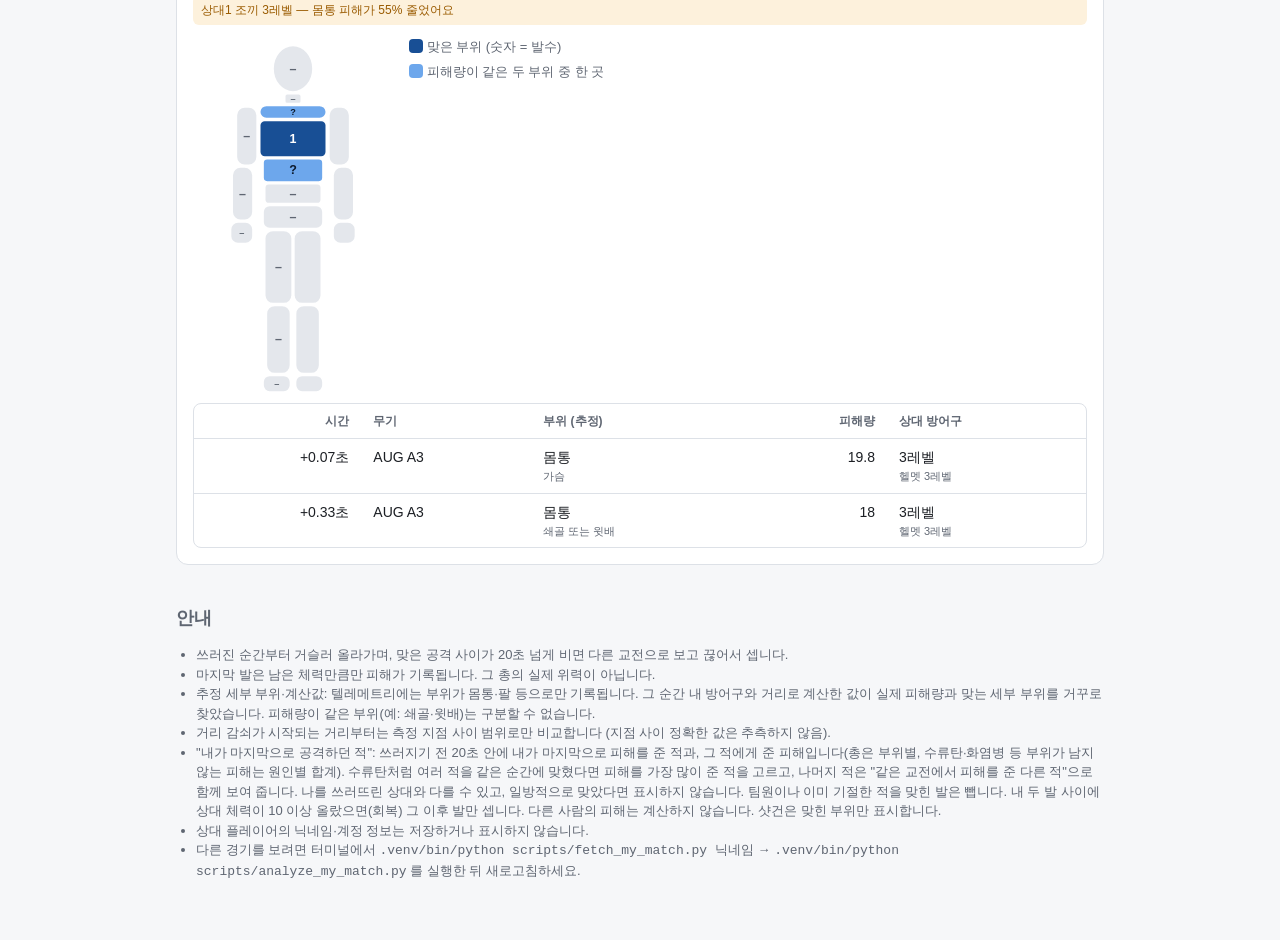
<file: src/match.html>
<!doctype html>
<html lang="ko">
<head>
  <meta charset="utf-8">
  <meta name="viewport" content="width=device-width, initial-scale=1">
  <title>내 최근 경기 (비공식)</title>
  <link rel="stylesheet" href="style.css">
</head>
<body>
  <!-- 비공식 표시: 모든 화면 최상단에 고정 -->
  <div class="disclaimer" id="disclaimer">
    비공식 개인 프로젝트 · KRAFTON과 무관 · 데이터: PUBG 공식 API
  </div>

  <nav class="topnav">
    <a href="index.html">TTK 계산기</a>
    <a href="guide.html">총기 가이드</a>
    <a href="match.html" aria-current="page">내 최근 경기</a>
    <a href="concept.html">컨셉 화면</a>
  </nav>

  <main>
    <header class="page-head">
      <h1>내 최근 경기</h1>
      <p class="sub">나를 쓰러뜨린 총·부위·발수 — PUBG 공식 API 텔레메트리 기준 · 공식 기능이라면 게임 안 "전적 → 매치 히스토리 → 매치 리포트"에 들어갈 내용</p>
    </header>

    <section id="match-info"></section>
    <section id="downs"></section>

    <footer class="notes">
      <h2>안내</h2>
      <ul>
        <li>쓰러진 순간부터 거슬러 올라가며, 맞은 공격 사이가 <span class="gap-sec">20</span>초 넘게 비면 다른 교전으로 보고 끊어서 셉니다.</li>
        <li>마지막 발은 남은 체력만큼만 피해가 기록됩니다. 그 총의 실제 위력이 아닙니다.</li>
        <li>추정 세부 부위·계산값: 텔레메트리에는 부위가 몸통·팔 등으로만 기록됩니다. 그 순간 내 방어구와 거리로 계산한 값이 실제 피해량과 맞는 세부 부위를 거꾸로 찾았습니다. 피해량이 같은 부위(예: 쇄골·윗배)는 구분할 수 없습니다.</li>
        <li>거리 감쇠가 시작되는 거리부터는 측정 지점 사이 범위로만 비교합니다 (지점 사이 정확한 값은 추측하지 않음).</li>
        <li>"내가 마지막으로 공격하던 적": 쓰러지기 전 <span class="gap-sec">20</span>초 안에 내가 마지막으로 피해를 준 적과, 그 적에게 준 피해입니다(총은 부위별, 수류탄·화염병 등 부위가 남지 않는 피해는 원인별 합계). 수류탄처럼 여러 적을 같은 순간에 맞혔다면 피해를 가장 많이 준 적을 고르고, 나머지 적은 "같은 교전에서 피해를 준 다른 적"으로 함께 보여 줍니다. 나를 쓰러뜨린 상대와 다를 수 있고, 일방적으로 맞았다면 표시하지 않습니다. 팀원이나 이미 기절한 적을 맞힌 발은 뺍니다. 내 두 발 사이에 상대 체력이 <span class="reset-hp">10</span> 이상 올랐으면(회복) 그 이후 발만 셉니다. 다른 사람의 피해는 계산하지 않습니다. 샷건은 맞힌 부위만 표시합니다.</li>
        <li>상대 플레이어의 닉네임·계정 정보는 저장하거나 표시하지 않습니다.</li>
        <li>다른 경기를 보려면 터미널에서 <code>.venv/bin/python scripts/fetch_my_match.py 닉네임</code> → <code>.venv/bin/python scripts/analyze_my_match.py</code> 를 실행한 뒤 새로고침하세요.</li>
      </ul>
    </footer>
  </main>

  <script type="module" src="match.js"></script>
</body>
</html>
</file>
<file: src/style.css>
/* 색상: 게임 공식 UI처럼 보이지 않도록 중립적인 색만 사용 */
:root {
  --bg: #f6f7f9;
  --surface: #ffffff;
  --text: #1c1f24;
  --muted: #5f6672;
  --border: #dde1e7;
  --accent: #2f6fdb;
  --accent-soft: #e6eefc;
  --ok: #1f7a4d;
  --ok-soft: #e3f4ea;
  --warn: #9a5b00;
  --warn-soft: #fdf1dc;
  --bar: #c9d8f5;
}
@media (prefers-color-scheme: dark) {
  :root {
    --bg: #15171b;
    --surface: #1e2126;
    --text: #e8eaee;
    --muted: #9aa2ae;
    --border: #30353d;
    --accent: #7aa7f5;
    --accent-soft: #23314a;
    --ok: #6fcf9b;
    --ok-soft: #1c3328;
    --warn: #f0b860;
    --warn-soft: #3a2d17;
    --bar: #2c3f62;
  }
}

* { box-sizing: border-box; }
body {
  margin: 0;
  background: var(--bg);
  color: var(--text);
  font-family: -apple-system, BlinkMacSystemFont, "Apple SD Gothic Neo", "Malgun Gothic", sans-serif;
  line-height: 1.5;
  /* 10/22: 한글이 음절 중간에서 끊기지 않게 단어 단위 줄바꿈 */
  word-break: keep-all;
  overflow-wrap: break-word;
}

/* 상단 비공식 표시 */
.disclaimer {
  position: sticky; top: 0; z-index: 10;
  padding: 8px 16px;
  background: var(--warn-soft);
  color: var(--warn);
  font-size: 13px;
  text-align: center;
  border-bottom: 1px solid var(--border);
}

/* 계산기 ↔ 가이드 이동 메뉴 */
.topnav {
  display: flex; gap: 4px; justify-content: center;
  padding: 8px 16px; background: var(--surface); border-bottom: 1px solid var(--border);
}
.topnav a {
  padding: 6px 14px; border-radius: 6px; color: var(--muted);
  text-decoration: none; font-size: 14px; font-weight: 600;
}
.topnav a[aria-current="page"] { background: var(--accent-soft); color: var(--accent); }

main { max-width: 960px; margin: 0 auto; padding: 24px 16px 48px; }
a { color: var(--accent); }
.muted { color: var(--muted); }
.hint { margin: -6px 0 12px; font-size: 13px; color: var(--muted); }
section { margin-top: 32px; }
h1 { margin: 0; font-size: 26px; }
h2 { font-size: 18px; margin: 0 0 12px; }
.h2-sub { font-size: 13px; font-weight: normal; color: var(--muted); margin-left: 6px; }
.sub { margin: 4px 0 0; color: var(--muted); }

/* 조끼 선택 */
.vest-bar { display: flex; flex-wrap: wrap; align-items: center; gap: 8px 12px; margin-top: 20px; }
.vest-bar .label { font-weight: 600; }
.segmented { display: inline-flex; border: 1px solid var(--border); border-radius: 8px; overflow: hidden; }
.segmented button {
  border: 0; border-right: 1px solid var(--border);
  background: var(--surface); color: var(--text);
  padding: 8px 16px; font-size: 15px; cursor: pointer;
}
.segmented button:last-child { border-right: 0; }
.segmented button[aria-checked="true"] { background: var(--accent); color: #fff; font-weight: 600; }
.vest-info { flex-basis: 100%; margin: 0; font-size: 13px; color: var(--muted); }

/* 비교 카드 */
.compare { display: grid; grid-template-columns: 1fr 1fr; gap: 16px; }
@media (max-width: 640px) { .compare { grid-template-columns: 1fr; } }
.card { background: var(--surface); border: 1px solid var(--border); border-radius: 12px; padding: 16px; }
.card select {
  width: 100%; font-size: 17px; font-weight: 600; padding: 8px;
  border: 1px solid var(--border); border-radius: 8px; background: var(--bg); color: var(--text);
}
.card-class { margin-top: 6px; font-size: 13px; color: var(--muted); }
.stats { display: grid; grid-template-columns: repeat(3, 1fr); gap: 8px; margin: 16px 0; }
.stats div { background: var(--bg); border-radius: 8px; padding: 10px; }
.stats dt { font-size: 12px; color: var(--muted); }
.stats dd { margin: 2px 0 0; font-size: 22px; font-weight: 700; font-variant-numeric: tabular-nums; }
.stats .na { font-size: 13px; font-weight: normal; color: var(--muted); }
.source { margin: 0; font-size: 12px; color: var(--muted); }

/* 주의 문구 */
.note, .row-note { color: var(--warn); font-size: 12px; }
.note { margin: 8px 0 0; padding: 6px 8px; background: var(--warn-soft); border-radius: 6px; }

/* 배지 */
.badge { display: inline-block; font-size: 11px; padding: 1px 6px; border-radius: 4px; font-weight: 600; white-space: nowrap; }
.badge.ok { background: var(--ok-soft); color: var(--ok); }
.badge.warn { background: var(--warn-soft); color: var(--warn); }
.assume { font-size: 11px; color: var(--warn); }

/* 표 */
.table-wrap { overflow-x: auto; background: var(--surface); border: 1px solid var(--border); border-radius: 12px; }
table { width: 100%; border-collapse: collapse; font-size: 14px; }
th, td { padding: 8px 12px; border-bottom: 1px solid var(--border); text-align: left; vertical-align: top; }
th { font-size: 12px; color: var(--muted); font-weight: 600; white-space: nowrap; }
tbody tr:last-child td { border-bottom: 0; }
td.num, th.num { text-align: right; font-variant-numeric: tabular-nums; white-space: nowrap; }
tr.picked td { background: var(--accent-soft); }
td.empty { color: var(--muted); text-align: center; padding: 20px; }

/* TTK 막대: 짧을수록 빠름 */
.ttk-cell { position: relative; min-width: 120px; }
.ttk-cell span:first-child { position: relative; z-index: 1; }
.ttk-cell .bar {
  position: absolute; right: 12px; bottom: 4px; height: 4px;
  max-width: calc(100% - 24px); background: var(--bar); border-radius: 2px;
}

.excluded { margin: 0; padding-left: 20px; font-size: 14px; color: var(--muted); }

.notes { margin-top: 40px; font-size: 13px; color: var(--muted); }
.notes ul { padding-left: 20px; }

.error { background: var(--surface); border: 1px solid var(--border); border-radius: 12px; padding: 24px; }
.error code { background: var(--bg); padding: 2px 6px; border-radius: 4px; }
.error .detail { font-size: 12px; color: var(--muted); }

/* ── 총기 가이드 화면 ── */

/* 단계 번호 */
.step {
  display: inline-grid; place-items: center;
  width: 24px; height: 24px; margin-right: 8px; border-radius: 50%;
  background: var(--accent); color: #fff; font-size: 13px;
}

/* 1단계: 분류 카드 */
.class-grid { display: grid; grid-template-columns: repeat(auto-fill, minmax(210px, 1fr)); gap: 12px; }
.class-card {
  display: flex; flex-direction: column; gap: 4px;
  text-align: left; font: inherit; color: var(--text); cursor: pointer;
  background: var(--surface); border: 1px solid var(--border); border-radius: 12px; padding: 14px;
}
.class-card:hover { border-color: var(--accent); }
.class-card[aria-pressed="true"] { border: 2px solid var(--accent); padding: 13px; background: var(--accent-soft); }
.class-top { display: flex; justify-content: space-between; align-items: baseline; }
.class-top strong { font-size: 17px; }
.code { font-size: 12px; color: var(--muted); }
.range { font-size: 13px; font-weight: 600; color: var(--accent); }
.role { margin: 2px 0 0; font-size: 14px; }
.tip { margin: 0; font-size: 13px; color: var(--muted); }
.class-foot {
  display: flex; justify-content: space-between; gap: 8px; flex-wrap: wrap;
  margin-top: auto; padding-top: 8px; font-size: 12px;
}
.src { font-size: 11px; color: var(--muted); }

/* 2단계: 무기 목록 */
.weapon-list { display: grid; grid-template-columns: repeat(auto-fill, minmax(180px, 1fr)); gap: 8px; }
.weapon-item {
  text-align: left; font: inherit; color: var(--text); cursor: pointer;
  background: var(--surface); border: 1px solid var(--border); border-radius: 10px; padding: 10px 12px;
}
.weapon-item:hover { border-color: var(--accent); }
.weapon-item[aria-pressed="true"] { border: 2px solid var(--accent); padding: 9px 11px; background: var(--accent-soft); }
.wi-top { display: flex; justify-content: space-between; align-items: center; gap: 6px; }
.wi-stats { margin-top: 4px; font-size: 13px; color: var(--muted); font-variant-numeric: tabular-nums; }
.empty-box {
  margin: 0; padding: 20px; text-align: center; color: var(--muted);
  background: var(--surface); border: 1px dashed var(--border); border-radius: 10px;
}

/* 난이도 배지 */
.diff { font-size: 12px; font-weight: 700; padding: 2px 8px; border-radius: 999px; white-space: nowrap; }
.diff-easy { background: var(--ok-soft); color: var(--ok); }
.diff-mid { background: var(--accent-soft); color: var(--accent); }
.diff-hard { background: var(--warn-soft); color: var(--warn); }
.diff-none { background: var(--bg); color: var(--muted); border: 1px solid var(--border); }

/* 3단계: 무기 상세 */
.detail-head { display: flex; align-items: baseline; gap: 10px; flex-wrap: wrap; }
.detail-head h3 { margin: 0; font-size: 22px; }
.detail h4 { margin: 20px 0 8px; font-size: 14px; }
.diff-block { margin-top: 12px; padding: 10px 12px; background: var(--bg); border-radius: 8px; }
.diff-block .label { font-size: 13px; font-weight: 600; margin-right: 4px; }
.diff-block p { margin: 6px 0 0; font-size: 14px; }
.detail .source { margin-top: 12px; }
.detail .table-wrap { border-radius: 8px; }

/* 정렬 선택 · 탄 종류 */
.sort-bar { display: flex; align-items: center; gap: 10px; margin-bottom: 12px; }
.sort-bar .label { font-size: 14px; font-weight: 600; }
.sort-bar .segmented button { padding: 6px 14px; font-size: 14px; }
.ammo-group { margin-bottom: 16px; }
.ammo-group h3 { margin: 0 0 8px; font-size: 15px; }
.ammo-group h3 .muted { font-size: 13px; font-weight: normal; }
.wi-ammo { margin-top: 2px; font-size: 12px; color: var(--accent); }
.ammo-line { margin: 12px 0 0; font-size: 14px; }
.ammo-line .label { font-size: 13px; font-weight: 600; margin-right: 4px; }

/* 묶인 무기(MG3 등)의 버전 선택 */
.wi-variants { margin-top: 2px; font-size: 12px; color: var(--muted); }
.variant-bar { margin: 12px 0 0; }

/* ── 내 최근 경기 화면 ── */
.match-card { margin-bottom: 8px; }
.match-top { display: flex; align-items: center; gap: 10px; font-size: 18px; }
.result-badge {
  font-size: 13px; font-weight: 700; padding: 2px 10px; border-radius: 999px;
  background: var(--bg); border: 1px solid var(--border); color: var(--muted);
}
.result-badge.chicken { background: var(--ok-soft); color: var(--ok); border-color: transparent; }

.down-card { margin-bottom: 16px; }
.down-head { display: flex; align-items: center; gap: 8px; }
.down-type { font-size: 12px; font-weight: 700; padding: 2px 8px; border-radius: 4px; }
.down-type.dead { background: var(--warn-soft); color: var(--warn); }
.down-type.knock { background: var(--accent-soft); color: var(--accent); }
.down-sentence { margin: 10px 0 4px; font-size: 18px; }
.down-meta { margin: 0; font-size: 13px; }
.down-card h4 { margin: 18px 0 8px; font-size: 14px; }
.down-card .table-wrap { border-radius: 8px; }

.cell-sub { font-size: 11px; color: var(--muted); }
.warn-text { color: var(--warn); }

/* 맞기 전 체력 막대 */
.hp-cell { display: flex; align-items: center; gap: 8px; min-width: 140px; }
.hp-bar { flex: 1; height: 6px; background: var(--bg); border: 1px solid var(--border); border-radius: 3px; overflow: hidden; }
.hp-bar span { display: block; height: 100%; background: var(--ok); }
.hp-cell .num { font-variant-numeric: tabular-nums; min-width: 44px; text-align: right; font-size: 13px; }

.calc-link { margin-bottom: 12px; }
.calc-title { margin-bottom: 6px; font-size: 14px; }
.calc-title .muted { font-size: 12px; }
.calc-link > a { display: inline-block; margin-top: 6px; font-size: 13px; }

/* 기본 피해량·몸통 배율·연사력 한 줄 */
.spec { margin: 6px 0 0; font-size: 13px; color: var(--muted); font-variant-numeric: tabular-nums; }
.spec strong { color: var(--text); }
.nw { white-space: nowrap; }

/* ── 부위별 계산기 (실루엣) ── */

/* 필요 발수 색: 한 가지 색(파랑)의 단계. 발수가 적을수록(위험할수록) 진하게.
   밝은 화면은 250~700단계, 어두운 화면은 100~600단계 (dataviz 기준 팔레트) */
:root {
  --s1: #0d366b; --s2: #184f95; --s3: #256abf; --s4: #3987e5; --s5: #6da7ec; --s6: #86b6ef;
  --s1-ink: #fff; --s2-ink: #fff; --s3-ink: #fff; --s4-ink: #fff; --s5-ink: #0d1b2e; --s6-ink: #0d1b2e;
  --zone-none: #e4e7ec; --zone-none-ink: #5f6672;
}
@media (prefers-color-scheme: dark) {
  :root {
    --s1: #cde2fb; --s2: #9ec5f4; --s3: #6da7ec; --s4: #3987e5; --s5: #256abf; --s6: #184f95;
    --s1-ink: #0d1b2e; --s2-ink: #0d1b2e; --s3-ink: #0d1b2e; --s4-ink: #0d1b2e; --s5-ink: #fff; --s6-ink: #fff;
    --zone-none: #2a2e35; --zone-none-ink: #9aa2ae;
  }
}

/* 조끼·헬멧·거리 선택 */
.controls { display: flex; flex-wrap: wrap; gap: 12px 24px; align-items: center; margin-top: 20px; }
.control { display: flex; align-items: center; gap: 8px; flex-wrap: wrap; min-width: 0; max-width: 100%; }
.control .label { font-weight: 600; }
.controls .segmented { max-width: 100%; overflow-x: auto; }  /* 좁은 화면: 버튼 줄을 옆으로 밀어서 보기 */
.controls .segmented button { padding: 7px 12px; font-size: 14px; white-space: nowrap; }
.control-info { flex-basis: 100%; margin: 0; font-size: 13px; color: var(--muted); }

/* 범례 */
.legend { display: flex; flex-wrap: wrap; align-items: center; gap: 6px 14px; margin: 0 0 12px; font-size: 13px; color: var(--muted); }
.legend-title { font-weight: 600; color: var(--text); }
.legend-item { display: inline-flex; align-items: center; gap: 5px; }
.chip { display: inline-block; width: 14px; height: 14px; border-radius: 4px; vertical-align: -2px; }
.chip.tone-none { background: var(--zone-none); border: 1px solid var(--border); }
.chip.tone-s1 { background: var(--s1); } .chip.tone-s2 { background: var(--s2); } .chip.tone-s3 { background: var(--s3); }
.chip.tone-s4 { background: var(--s4); } .chip.tone-s5 { background: var(--s5); } .chip.tone-s6 { background: var(--s6); }

/* 실루엣 + 선택 부위 설명 */
.body-layout { display: grid; grid-template-columns: minmax(150px, 220px) 1fr; gap: 16px; align-items: start; margin-top: 12px; }
@media (max-width: 560px) { .body-layout { grid-template-columns: 1fr; } .silhouette { max-width: 200px; margin: 0 auto; } }
.silhouette { width: 100%; height: auto; display: block; }
.silhouette .zone { cursor: pointer; outline: none; }
.silhouette .zone > rect, .silhouette .zone > ellipse { stroke: var(--surface); stroke-width: 2; }  /* 부위 사이 2px 틈 */  /* 부위 사이 2px 틈 */
.silhouette .zone-text { font-size: 15px; font-weight: 700; text-anchor: middle; dominant-baseline: central; pointer-events: none; font-variant-numeric: tabular-nums; }
.silhouette .zone-text.small { font-size: 11px; }
.silhouette .tone-none > rect, .silhouette .tone-none > ellipse { fill: var(--zone-none); }
.silhouette .tone-none .zone-text { fill: var(--zone-none-ink); }
.silhouette .tone-s1 > * { fill: var(--s1); } .silhouette .tone-s1 .zone-text { fill: var(--s1-ink); }
.silhouette .tone-s2 > * { fill: var(--s2); } .silhouette .tone-s2 .zone-text { fill: var(--s2-ink); }
.silhouette .tone-s3 > * { fill: var(--s3); } .silhouette .tone-s3 .zone-text { fill: var(--s3-ink); }
.silhouette .tone-s4 > * { fill: var(--s4); } .silhouette .tone-s4 .zone-text { fill: var(--s4-ink); }
.silhouette .tone-s5 > * { fill: var(--s5); } .silhouette .tone-s5 .zone-text { fill: var(--s5-ink); }
.silhouette .tone-s6 > * { fill: var(--s6); } .silhouette .tone-s6 .zone-text { fill: var(--s6-ink); }
/* 선택·마우스·키보드 포커스: 테두리로 표시 (색만으로 구분하지 않음) */
.silhouette .zone:hover > rect, .silhouette .zone:hover > ellipse,
.silhouette .zone:focus-visible > rect, .silhouette .zone:focus-visible > ellipse { stroke: var(--muted); stroke-width: 3; }
.silhouette .zone.selected > rect, .silhouette .zone.selected > ellipse { stroke: var(--text); stroke-width: 3.5; }

.zone-detail { min-width: 0; }
.zone-name { font-size: 18px; font-weight: 700; }
.stats-col { grid-template-columns: 1fr; margin: 8px 0; }
.stats-col div { display: flex; justify-content: space-between; align-items: baseline; }
.stats-col dd { font-size: 20px; }
.formula { margin: 0; font-size: 12px; color: var(--muted); line-height: 1.7; font-variant-numeric: tabular-nums; }
.formula strong { color: var(--text); }
.na-box { margin: 0; padding: 12px; font-size: 13px; color: var(--muted); background: var(--bg); border-radius: 8px; }

.zone-table { margin-top: 12px; font-size: 13px; }
.zone-table summary { cursor: pointer; color: var(--accent); }
.zone-table .table-wrap { margin-top: 8px; border-radius: 8px; }
.zone-table td, .zone-table th { padding: 5px 10px; }

#ttk-table tbody tr { cursor: pointer; }
#ttk-table tbody tr:hover td { background: var(--bg); }
tr.muted-row td { color: var(--muted); }

/* 샷건 카드: 실루엣 숫자 기준 전환 */
.pellet-bar { display: flex; flex-wrap: wrap; align-items: center; gap: 6px 10px; margin-top: 10px; }
.pellet-bar .label { font-size: 13px; font-weight: 600; }
.pellet-bar .segmented button { padding: 5px 10px; font-size: 13px; }
.pellet-bar .hint { flex-basis: 100%; margin: 0; }
.legend-note { flex-basis: 100%; font-size: 12px; }
.calc-button { display: inline-block; padding: 8px 14px; border-radius: 8px; background: var(--accent); color: #fff; text-decoration: none; font-weight: 600; font-size: 14px; }

/* 내 최근 경기: 맞은 곳 실루엣 */
.hit-body { display: grid; grid-template-columns: minmax(140px, 200px) 1fr; gap: 16px; align-items: start; margin-top: 12px; }
@media (max-width: 560px) { .hit-body { grid-template-columns: 1fr; } .hit-body .silhouette { max-width: 180px; margin: 0 auto; } }
.hit-legend { font-size: 13px; color: var(--muted); display: grid; gap: 6px; }
.hit-legend .hint { margin: 6px 0 0; }
.calc-line { margin: 4px 0 8px; font-size: 14px; }
.ok-text { color: var(--ok); }
</file>
